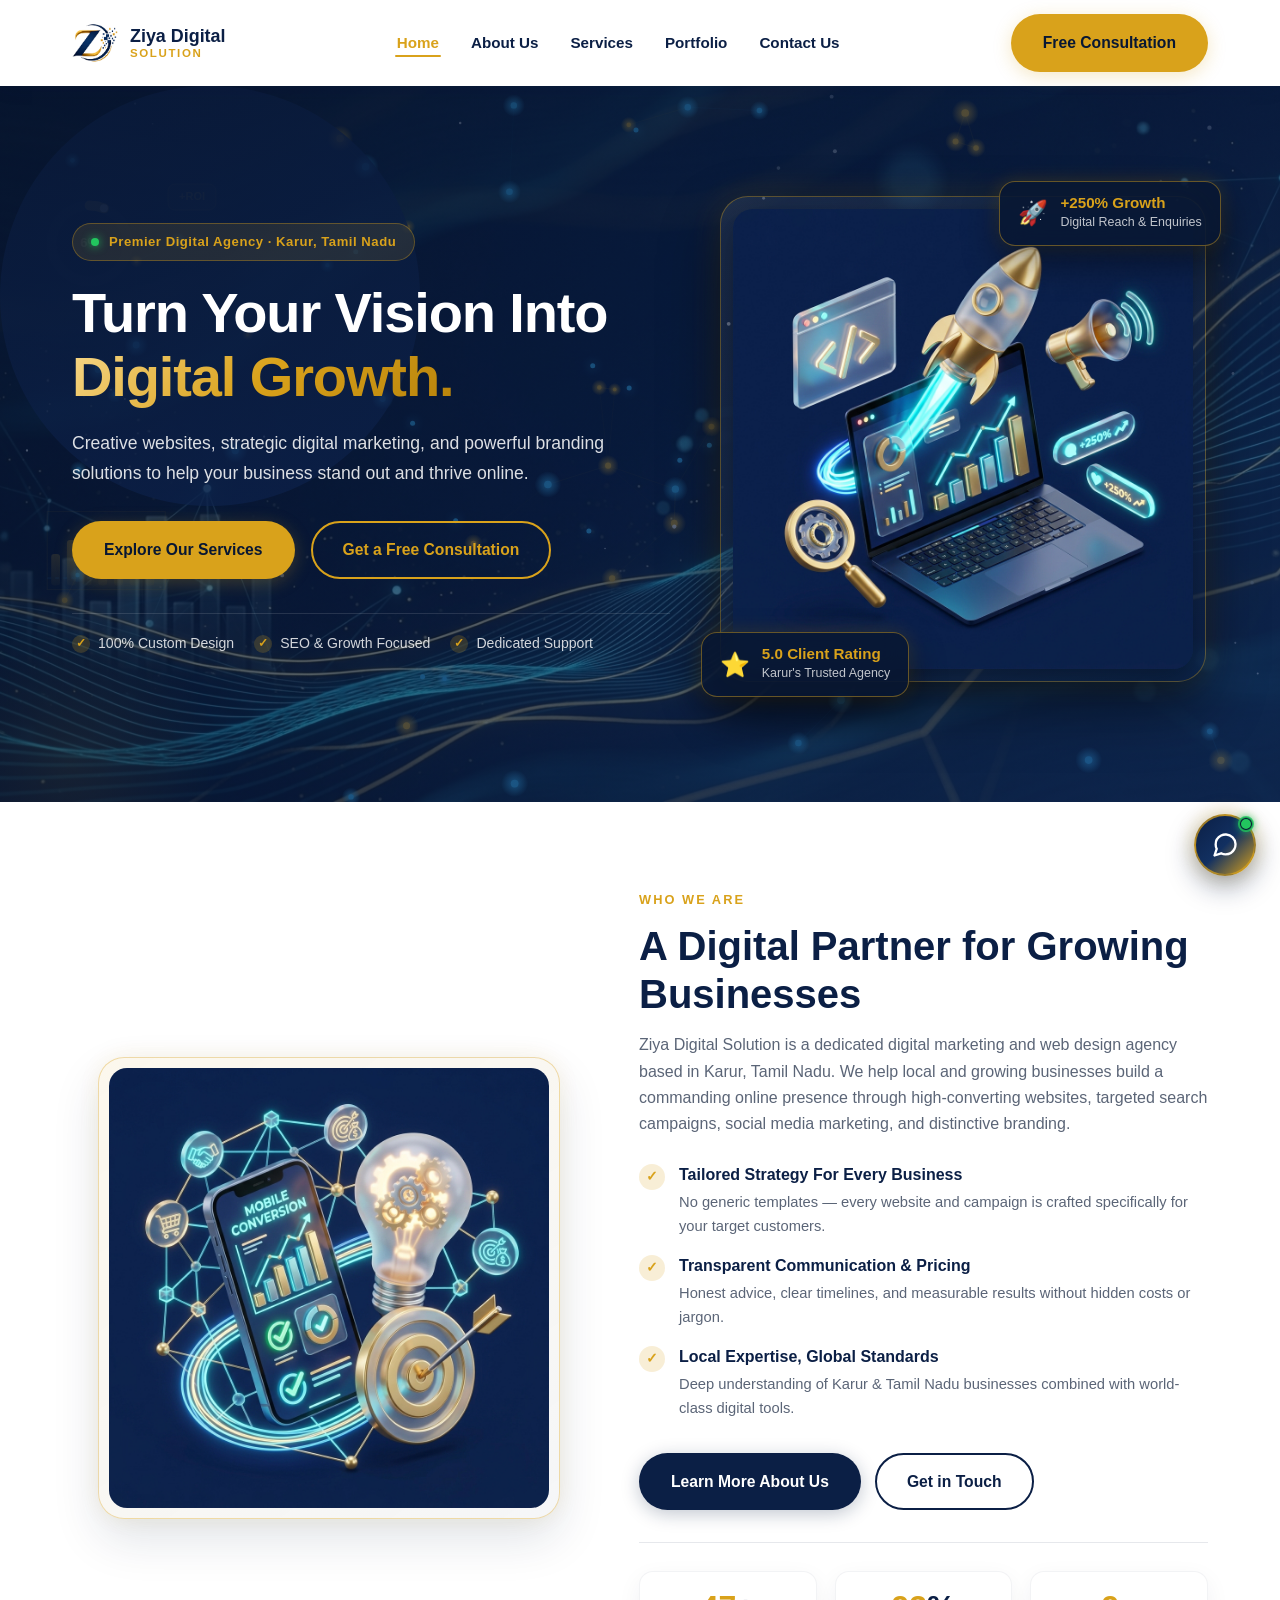
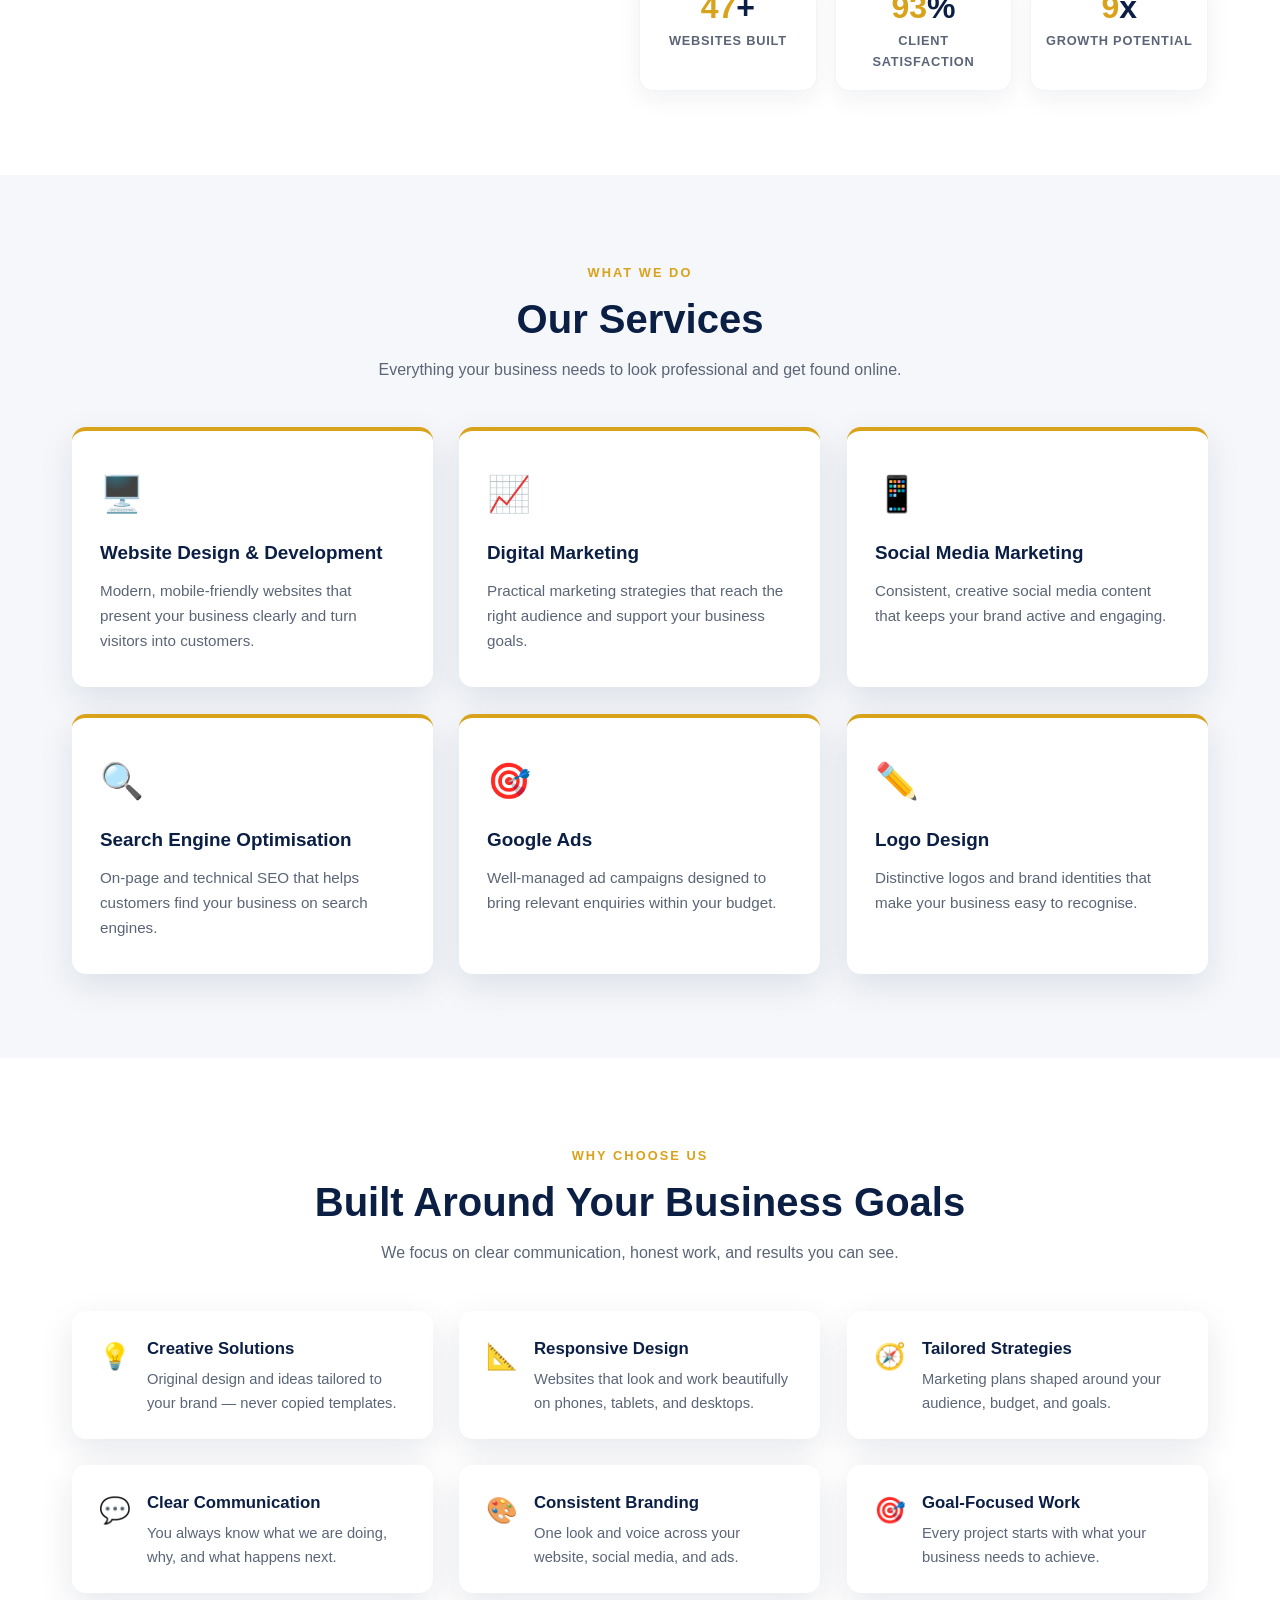
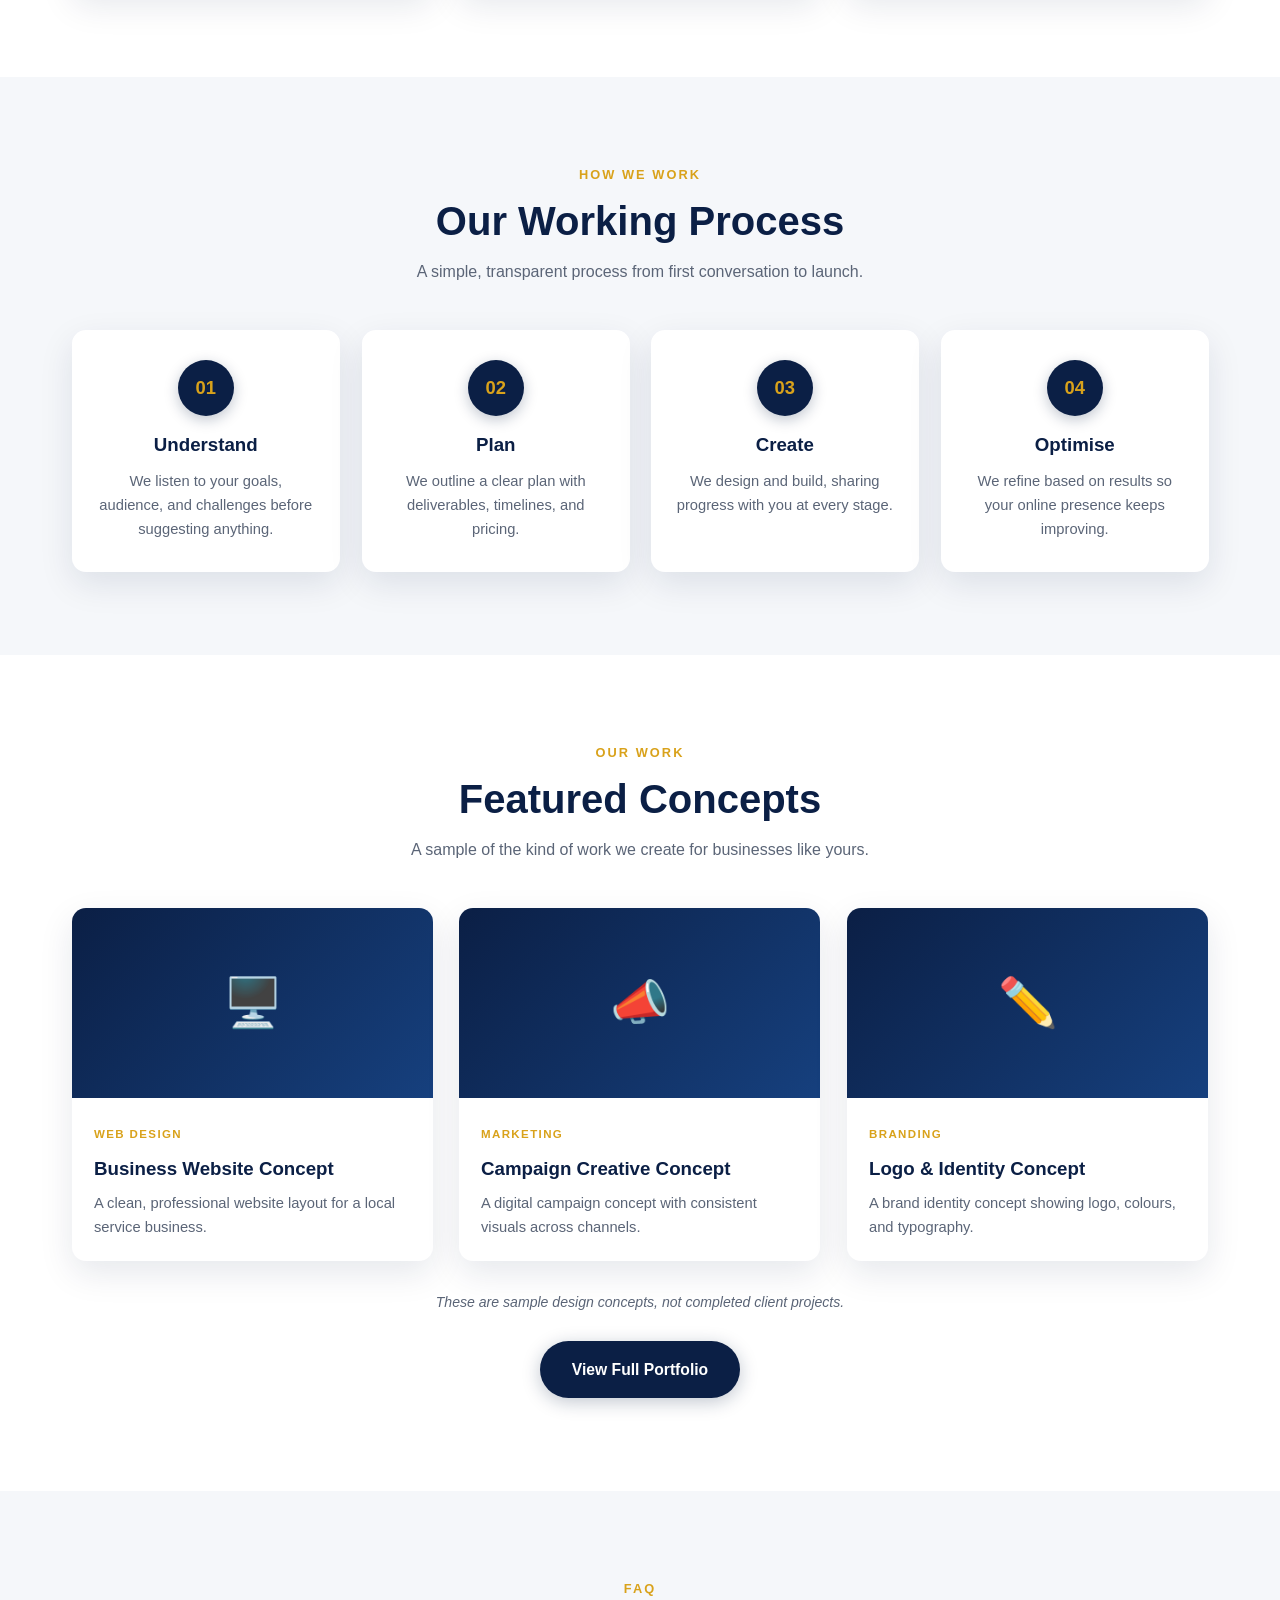
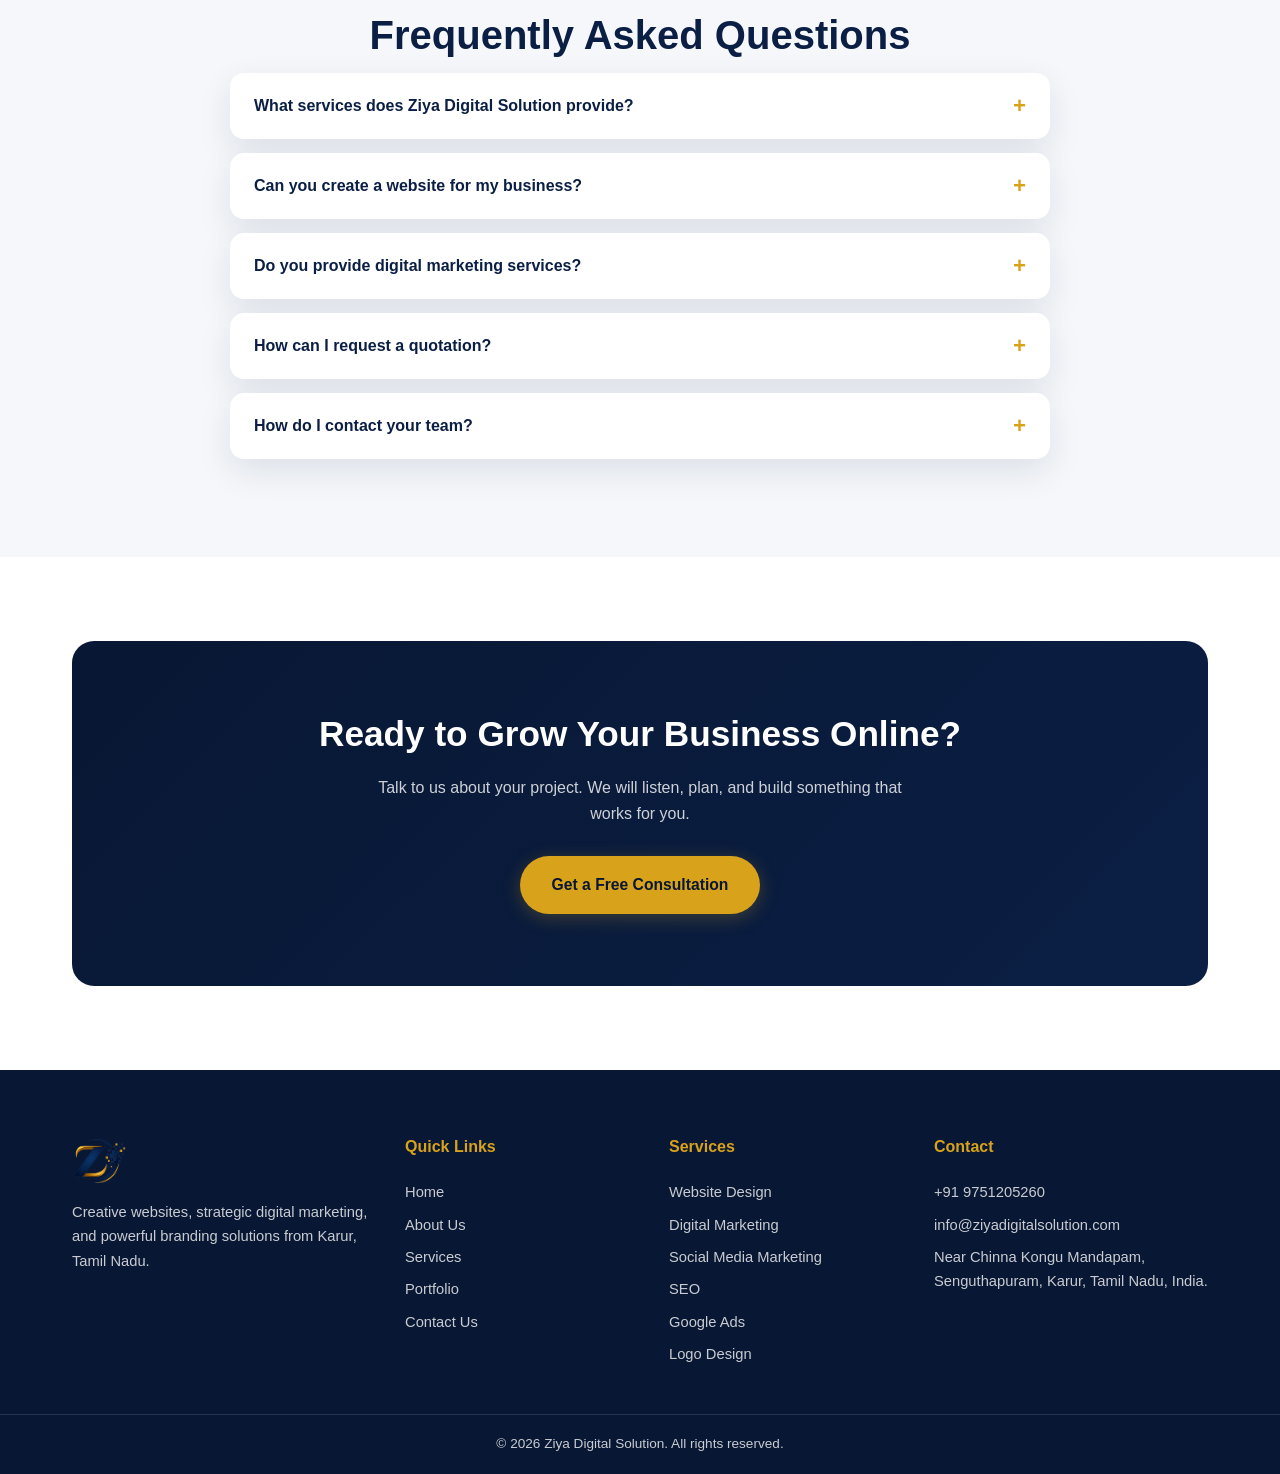
<file: index.html>
<!DOCTYPE html>
<html lang="en">
<head>
  <meta charset="UTF-8" />
  <meta name="viewport" content="width=device-width, initial-scale=1.0" />
  <title>Ziya Digital Solution — Web Design &amp; Digital Marketing in Karur</title>
  <meta name="description" content="Ziya Digital Solution helps businesses grow online with creative websites, digital marketing, SEO, social media and branding. Based in Karur, Tamil Nadu." />
  <link rel="icon" href="assets/images/logo.jpeg" type="image/jpeg" />
  <link rel="stylesheet" href="css/style.css" />
  <link rel="stylesheet" href="css/chatbot.css" />
</head>
<body>

  <!-- ============ Header ============ -->
  <header class="site-header header-white">
    <div class="header-inner">
      <a href="index.html" class="brand">
        <img src="assets/images/logo.png" alt="Ziya Digital Solution logo" />
        <span class="brand-name">Ziya Digital <span>Solution</span></span>
      </a>
      <nav class="main-nav" aria-label="Main navigation">
        <ul>
          <li><a href="index.html" class="active">Home</a></li>
          <li><a href="about.html">About Us</a></li>
          <li><a href="services.html">Services</a></li>
          <li><a href="portfolio.html">Portfolio</a></li>
          <li><a href="contact.html">Contact Us</a></li>
        </ul>
      </nav>
      <a href="contact.html" class="btn btn-gold header-cta">Free Consultation</a>
      <button class="nav-toggle" aria-label="Toggle menu" aria-expanded="false">
        <span></span><span></span><span></span>
      </button>
    </div>
  </header>

  <!-- ============ Hero ============ -->
  <section class="hero home-hero">
    <!-- Animated canvas background -->
    <canvas id="heroCanvas" class="hero-canvas" aria-hidden="true"></canvas>
    <!-- Dark overlay for readability -->
    <div class="hero-video-overlay" aria-hidden="true"></div>

    <div class="container hero-inner">
      <div class="hero-copy reveal-left">
        <div class="hero-badge">
          <span class="badge-dot"></span>
          <span>Premier Digital Agency · Karur, Tamil Nadu</span>
        </div>
        <h1>Turn Your Vision Into <span class="gold-gradient">Digital Growth.</span></h1>
        <p>Creative websites, strategic digital marketing, and powerful branding solutions to help your business stand out and thrive online.</p>
        <div class="hero-actions">
          <a href="services.html" class="btn btn-gold">Explore Our Services</a>
          <a href="contact.html" class="btn btn-outline">Get a Free Consultation</a>
        </div>
        <div class="hero-trust">
          <div class="trust-item"><span class="trust-icon">✓</span> 100% Custom Design</div>
          <div class="trust-item"><span class="trust-icon">✓</span> SEO &amp; Growth Focused</div>
          <div class="trust-item"><span class="trust-icon">✓</span> Dedicated Support</div>
        </div>
      </div>
      <div class="hero-image-wrap reveal-right">
        <div class="hero-glow-sphere"></div>
        <div class="hero-image-card">
          <img src="assets/images/hero-illustration.png" alt="Digital marketing, analytics, and web development illustration" />
          <div class="hero-float-badge badge-top">
            <span class="badge-icon">🚀</span>
            <div>
              <strong>+250% Growth</strong>
              <small>Digital Reach &amp; Enquiries</small>
            </div>
          </div>
          <div class="hero-float-badge badge-bottom">
            <span class="badge-icon">⭐</span>
            <div>
              <strong>5.0 Client Rating</strong>
              <small>Karur's Trusted Agency</small>
            </div>
          </div>
        </div>
      </div>
    </div>
  </section>

  <!-- ============ Introduction ============ -->
  <section>
    <div class="container">
      <div class="showcase-grid">
        <div class="showcase-visual reveal-left">
          <div class="showcase-card">
            <img src="assets/images/strategy-illustration.png" alt="Ziya Digital Solution digital marketing and mobile conversion strategy" />
          </div>
        </div>
        <div class="showcase-content reveal-right">
          <span class="eyebrow">Who We Are</span>
          <h2 class="section-title">A Digital Partner for Growing Businesses</h2>
          <p style="color: var(--muted); margin-bottom: 18px;">
            Ziya Digital Solution is a dedicated digital marketing and web design agency based in Karur, Tamil Nadu.
            We help local and growing businesses build a commanding online presence through high-converting websites,
            targeted search campaigns, social media marketing, and distinctive branding.
          </p>
          <div class="feature-check-list">
            <div class="feature-check-item">
              <span class="check-bullet">✓</span>
              <div>
                <strong>Tailored Strategy For Every Business</strong>
                <p>No generic templates — every website and campaign is crafted specifically for your target customers.</p>
              </div>
            </div>
            <div class="feature-check-item">
              <span class="check-bullet">✓</span>
              <div>
                <strong>Transparent Communication &amp; Pricing</strong>
                <p>Honest advice, clear timelines, and measurable results without hidden costs or jargon.</p>
              </div>
            </div>
            <div class="feature-check-item">
              <span class="check-bullet">✓</span>
              <div>
                <strong>Local Expertise, Global Standards</strong>
                <p>Deep understanding of Karur &amp; Tamil Nadu businesses combined with world-class digital tools.</p>
              </div>
            </div>
          </div>
          <div style="display: flex; gap: 14px; align-items: center; flex-wrap: wrap;">
            <a href="about.html" class="btn btn-navy">Learn More About Us</a>
            <a href="contact.html" class="btn btn-outline" style="color: var(--navy); border-color: var(--navy);">Get in Touch</a>
          </div>
          <div class="stats-strip">
            <div class="stat-box">
              <span class="stat-num"><span data-counter="50">50</span>+</span>
              <span class="stat-label">Websites Built</span>
            </div>
            <div class="stat-box">
              <span class="stat-num"><span data-counter="99">99</span>%</span>
              <span class="stat-label">Client Satisfaction</span>
            </div>
            <div class="stat-box">
              <span class="stat-num"><span data-counter="10">10</span>x</span>
              <span class="stat-label">Growth Potential</span>
            </div>
          </div>
        </div>
      </div>
    </div>
  </section>

  <!-- ============ Services overview ============ -->
  <section class="section-light">
    <div class="container">
      <div class="text-center">
        <span class="eyebrow">What We Do</span>
        <h2 class="section-title">Our Services</h2>
        <p class="section-lead">Everything your business needs to look professional and get found online.</p>
      </div>
      <div class="grid-3">
        <div class="card">
          <div class="icon">🖥️</div>
          <h3>Website Design &amp; Development</h3>
          <p>Modern, mobile-friendly websites that present your business clearly and turn visitors into customers.</p>
        </div>
        <div class="card">
          <div class="icon">📈</div>
          <h3>Digital Marketing</h3>
          <p>Practical marketing strategies that reach the right audience and support your business goals.</p>
        </div>
        <div class="card">
          <div class="icon">📱</div>
          <h3>Social Media Marketing</h3>
          <p>Consistent, creative social media content that keeps your brand active and engaging.</p>
        </div>
        <div class="card">
          <div class="icon">🔍</div>
          <h3>Search Engine Optimisation</h3>
          <p>On-page and technical SEO that helps customers find your business on search engines.</p>
        </div>
        <div class="card">
          <div class="icon">🎯</div>
          <h3>Google Ads</h3>
          <p>Well-managed ad campaigns designed to bring relevant enquiries within your budget.</p>
        </div>
        <div class="card">
          <div class="icon">✏️</div>
          <h3>Logo Design</h3>
          <p>Distinctive logos and brand identities that make your business easy to recognise.</p>
        </div>
      </div>
    </div>
  </section>

  <!-- ============ Why choose us ============ -->
  <section>
    <div class="container">
      <div class="text-center">
        <span class="eyebrow">Why Choose Us</span>
        <h2 class="section-title">Built Around Your Business Goals</h2>
        <p class="section-lead">We focus on clear communication, honest work, and results you can see.</p>
      </div>
      <div class="grid-3">
        <div class="why-item">
          <div class="icon">💡</div>
          <div><h3>Creative Solutions</h3><p>Original design and ideas tailored to your brand — never copied templates.</p></div>
        </div>
        <div class="why-item">
          <div class="icon">📐</div>
          <div><h3>Responsive Design</h3><p>Websites that look and work beautifully on phones, tablets, and desktops.</p></div>
        </div>
        <div class="why-item">
          <div class="icon">🧭</div>
          <div><h3>Tailored Strategies</h3><p>Marketing plans shaped around your audience, budget, and goals.</p></div>
        </div>
        <div class="why-item">
          <div class="icon">💬</div>
          <div><h3>Clear Communication</h3><p>You always know what we are doing, why, and what happens next.</p></div>
        </div>
        <div class="why-item">
          <div class="icon">🎨</div>
          <div><h3>Consistent Branding</h3><p>One look and voice across your website, social media, and ads.</p></div>
        </div>
        <div class="why-item">
          <div class="icon">🎯</div>
          <div><h3>Goal-Focused Work</h3><p>Every project starts with what your business needs to achieve.</p></div>
        </div>
      </div>
    </div>
  </section>

  <!-- ============ Working process ============ -->
  <section class="section-light">
    <div class="container">
      <div class="text-center">
        <span class="eyebrow">How We Work</span>
        <h2 class="section-title">Our Working Process</h2>
        <p class="section-lead">A simple, transparent process from first conversation to launch.</p>
      </div>
      <div class="process">
        <div class="process-step">
          <span class="num">01</span>
          <h3>Understand</h3>
          <p>We listen to your goals, audience, and challenges before suggesting anything.</p>
        </div>
        <div class="process-step">
          <span class="num">02</span>
          <h3>Plan</h3>
          <p>We outline a clear plan with deliverables, timelines, and pricing.</p>
        </div>
        <div class="process-step">
          <span class="num">03</span>
          <h3>Create</h3>
          <p>We design and build, sharing progress with you at every stage.</p>
        </div>
        <div class="process-step">
          <span class="num">04</span>
          <h3>Optimise</h3>
          <p>We refine based on results so your online presence keeps improving.</p>
        </div>
      </div>
    </div>
  </section>

  <!-- ============ Featured portfolio ============ -->
  <section>
    <div class="container">
      <div class="text-center">
        <span class="eyebrow">Our Work</span>
        <h2 class="section-title">Featured Concepts</h2>
        <p class="section-lead">A sample of the kind of work we create for businesses like yours.</p>
      </div>
      <div class="grid-3">
        <div class="portfolio-item">
          <div class="portfolio-thumb">🖥️</div>
          <div class="portfolio-body">
            <span class="tag">Web Design</span>
            <h3>Business Website Concept</h3>
            <p>A clean, professional website layout for a local service business.</p>
          </div>
        </div>
        <div class="portfolio-item">
          <div class="portfolio-thumb">📣</div>
          <div class="portfolio-body">
            <span class="tag">Marketing</span>
            <h3>Campaign Creative Concept</h3>
            <p>A digital campaign concept with consistent visuals across channels.</p>
          </div>
        </div>
        <div class="portfolio-item">
          <div class="portfolio-thumb">✏️</div>
          <div class="portfolio-body">
            <span class="tag">Branding</span>
            <h3>Logo &amp; Identity Concept</h3>
            <p>A brand identity concept showing logo, colours, and typography.</p>
          </div>
        </div>
      </div>
      <p class="sample-note">These are sample design concepts, not completed client projects.</p>
      <div class="text-center" style="margin-top: 26px;">
        <a href="portfolio.html" class="btn btn-navy">View Full Portfolio</a>
      </div>
    </div>
  </section>

  <!-- ============ FAQ ============ -->
  <section class="section-light">
    <div class="container">
      <div class="text-center">
        <span class="eyebrow">FAQ</span>
        <h2 class="section-title">Frequently Asked Questions</h2>
      </div>
      <div class="faq">
        <div class="faq-item">
          <button class="faq-question" aria-expanded="false">What services does Ziya Digital Solution provide?</button>
          <div class="faq-answer"><p>We provide website design and development, digital marketing, social media marketing, search engine optimisation (SEO), Google Ads management, and logo design.</p></div>
        </div>
        <div class="faq-item">
          <button class="faq-question" aria-expanded="false">Can you create a website for my business?</button>
          <div class="faq-answer"><p>Yes. We design modern, mobile-friendly websites for businesses of all sizes. Contact us with your requirements and we will suggest the best approach.</p></div>
        </div>
        <div class="faq-item">
          <button class="faq-question" aria-expanded="false">Do you provide digital marketing services?</button>
          <div class="faq-answer"><p>Yes. We offer social media marketing, SEO, and Google Ads, planned around your audience and budget.</p></div>
        </div>
        <div class="faq-item">
          <button class="faq-question" aria-expanded="false">How can I request a quotation?</button>
          <div class="faq-answer"><p>Call us at +91 9751205260, message us on WhatsApp, or use the enquiry form on our Contact page. We will discuss your needs and share a clear quotation.</p></div>
        </div>
        <div class="faq-item">
          <button class="faq-question" aria-expanded="false">How do I contact your team?</button>
          <div class="faq-answer"><p>You can reach us by phone at +91 9751205260, by email at info@ziyadigitalsolution.com, or via the WhatsApp button on our Contact page.</p></div>
        </div>
      </div>
    </div>
  </section>

  <!-- ============ Final CTA ============ -->
  <section>
    <div class="container">
      <div class="cta-band">
        <h2>Ready to Grow Your Business Online?</h2>
        <p>Talk to us about your project. We will listen, plan, and build something that works for you.</p>
        <a href="contact.html" class="btn btn-gold">Get a Free Consultation</a>
      </div>
    </div>
  </section>

  <!-- ============ Footer ============ -->
  <footer class="site-footer">
    <div class="container footer-grid">
      <div class="footer-brand">
        <img src="assets/images/logo.png" alt="Ziya Digital Solution logo" />
        <p>Creative websites, strategic digital marketing, and powerful branding solutions from Karur, Tamil Nadu.</p>
      </div>
      <div>
        <h3>Quick Links</h3>
        <a href="index.html">Home</a>
        <a href="about.html">About Us</a>
        <a href="services.html">Services</a>
        <a href="portfolio.html">Portfolio</a>
        <a href="contact.html">Contact Us</a>
      </div>
      <div>
        <h3>Services</h3>
        <a href="services.html">Website Design</a>
        <a href="services.html">Digital Marketing</a>
        <a href="services.html">Social Media Marketing</a>
        <a href="services.html">SEO</a>
        <a href="services.html">Google Ads</a>
        <a href="services.html">Logo Design</a>
      </div>
      <div>
        <h3>Contact</h3>
        <a href="tel:+919751205260">+91 9751205260</a>
        <a href="mailto:info@ziyadigitalsolution.com">info@ziyadigitalsolution.com</a>
        <p style="font-size: 0.92rem; padding-top: 4px;">Near Chinna Kongu Mandapam, Senguthapuram, Karur, Tamil Nadu, India.</p>
      </div>
    </div>
    <div class="footer-bottom">
      <div class="container">© <span id="year"></span> Ziya Digital Solution. All rights reserved.</div>
    </div>
  </footer>

  <script src="js/script.js"></script>
  <script src="js/hero-canvas.js"></script>
  <script src="js/chatbot.js"></script>
</body>
</html>
</file>
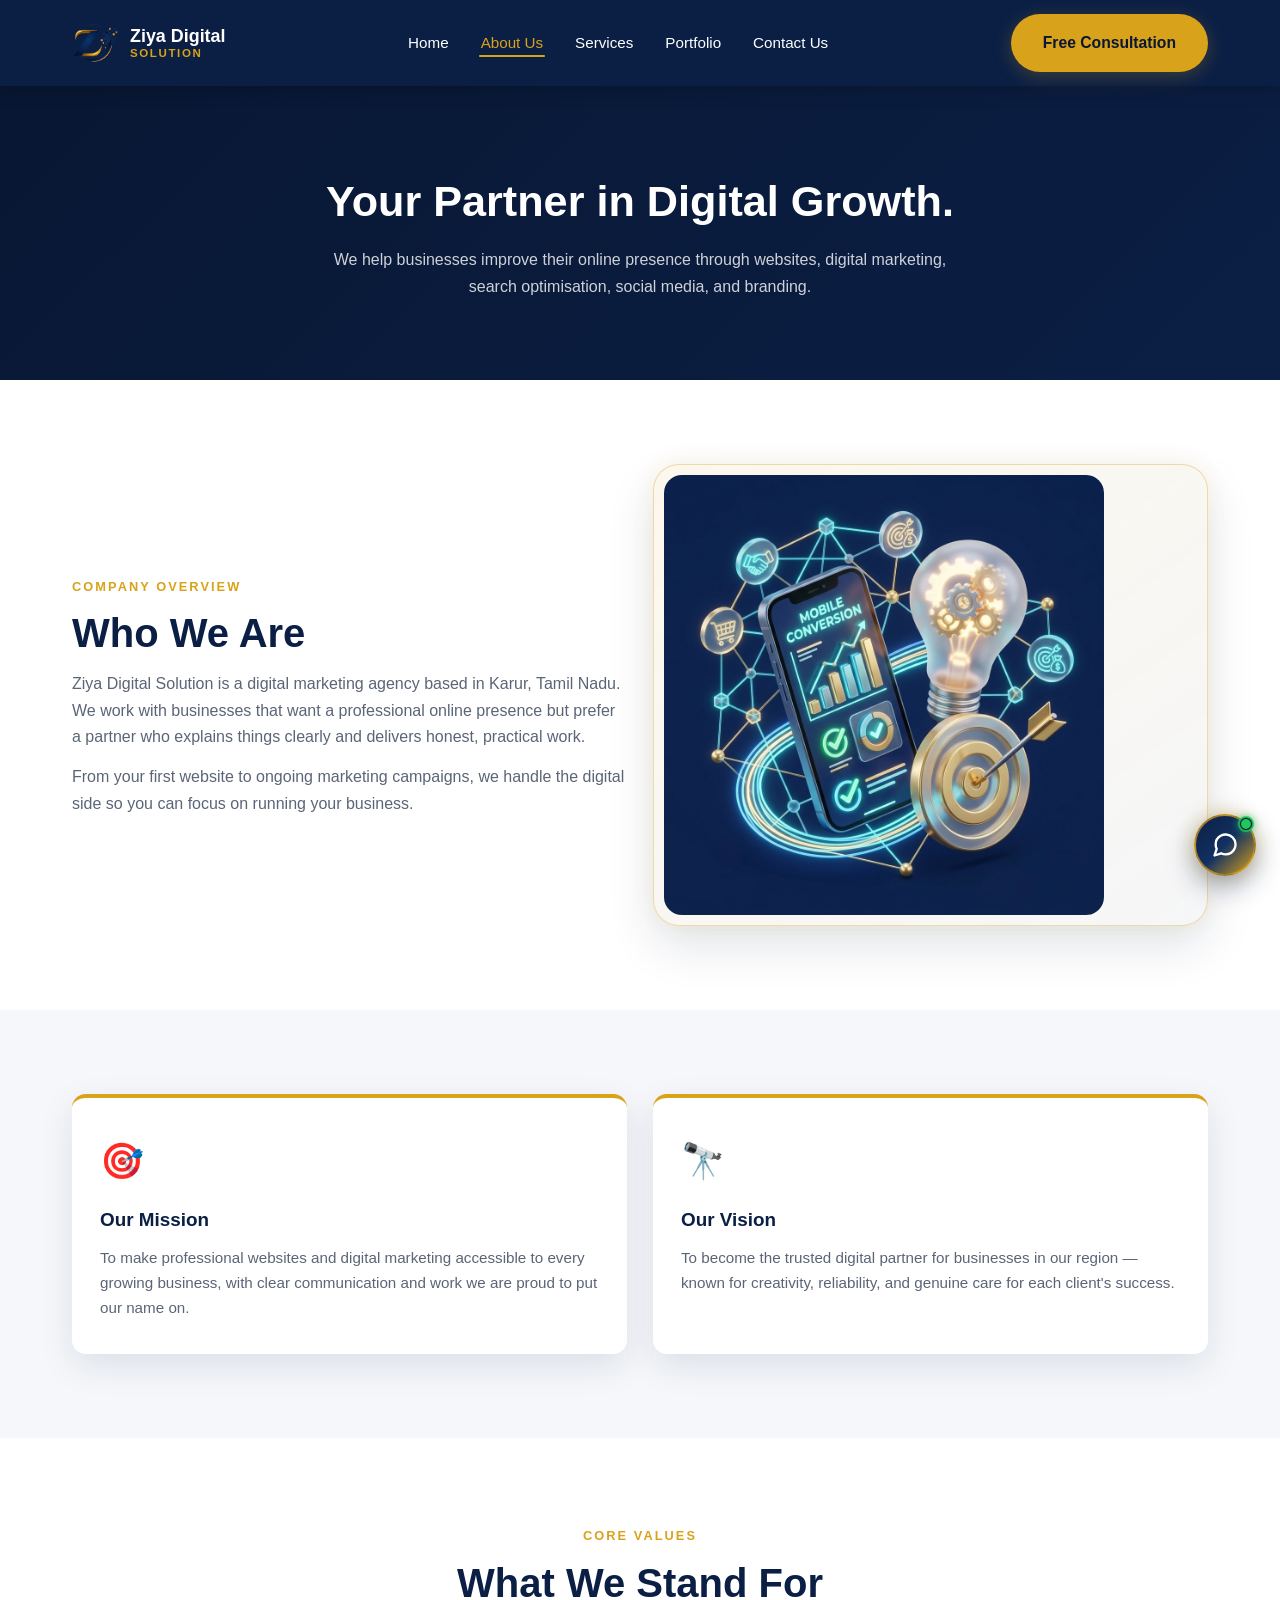
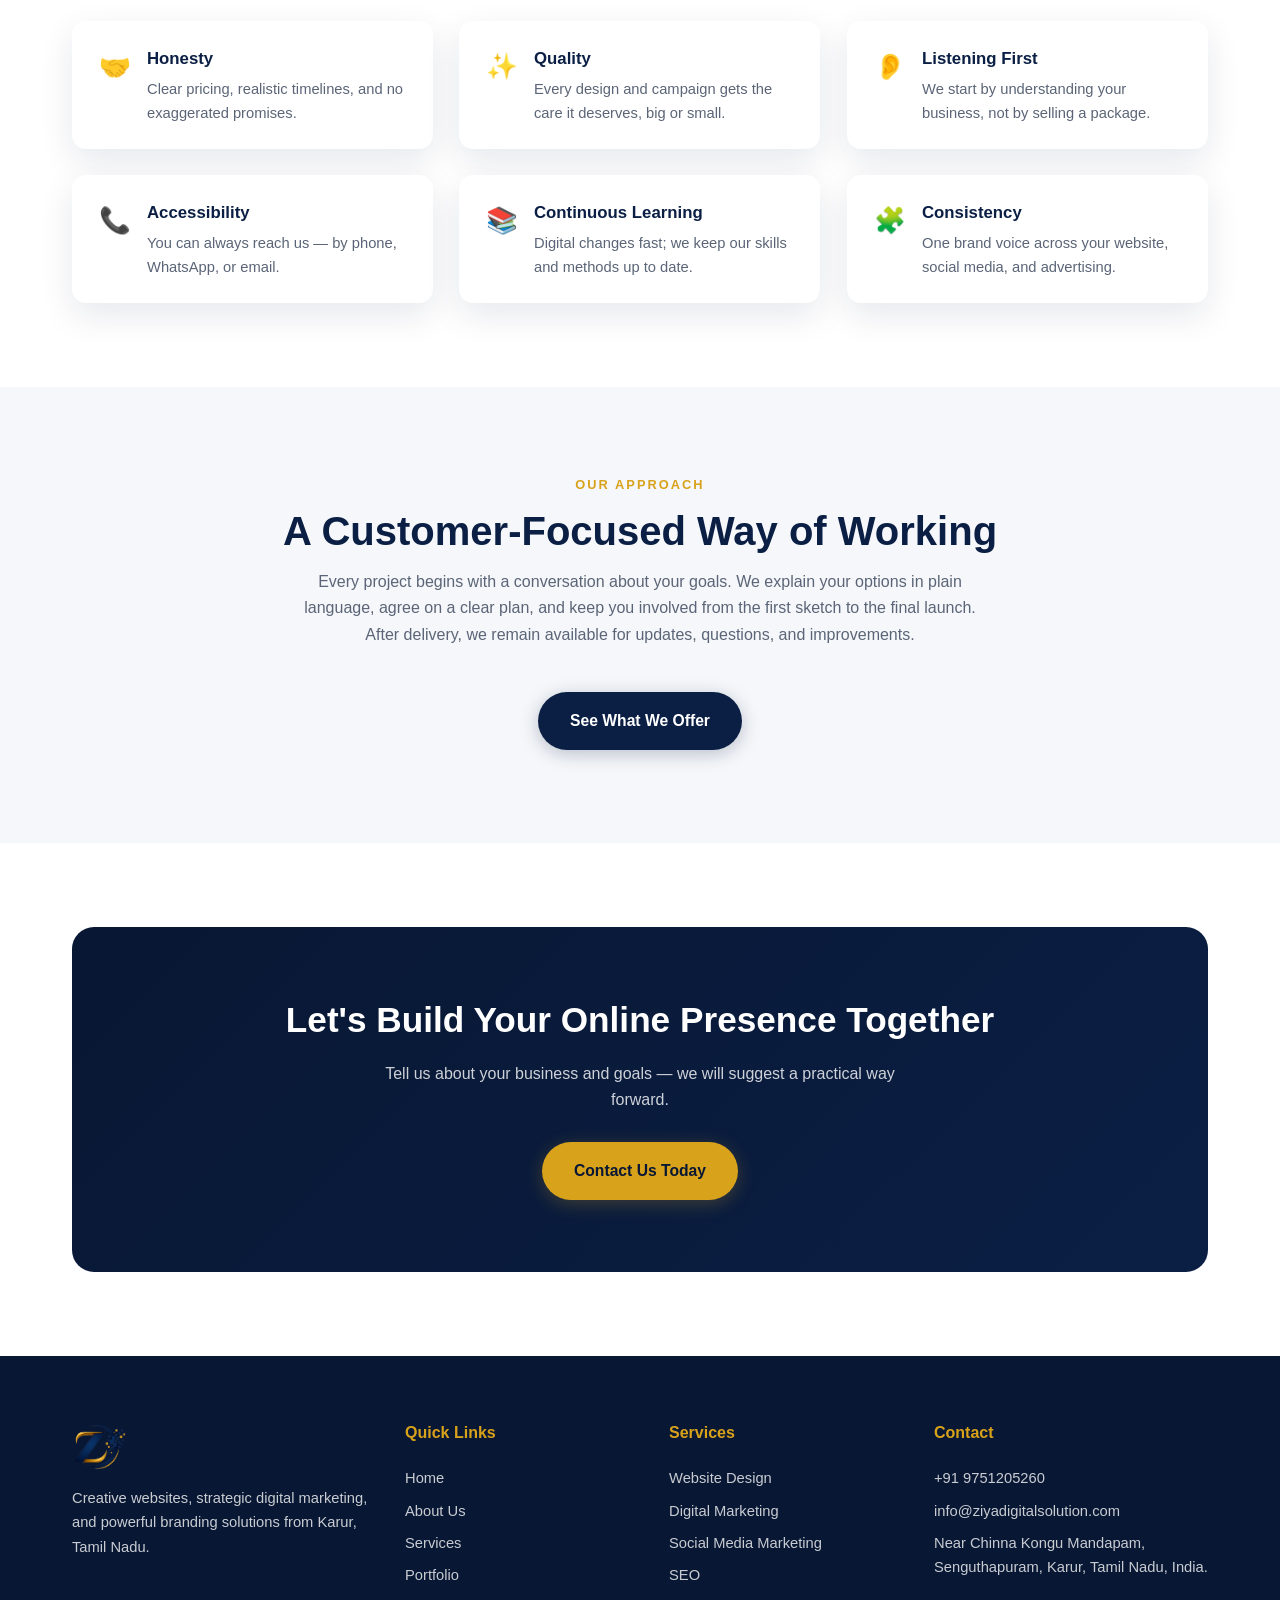
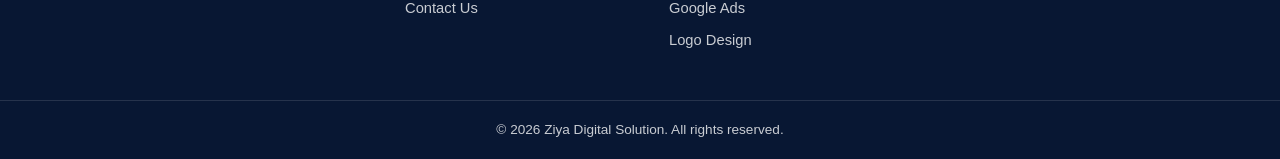
<file: about.html>
<!DOCTYPE html>
<html lang="en">
<head>
  <meta charset="UTF-8" />
  <meta name="viewport" content="width=device-width, initial-scale=1.0" />
  <title>About Us — Ziya Digital Solution</title>
  <meta name="description" content="Learn about Ziya Digital Solution, a digital marketing agency in Karur, Tamil Nadu helping businesses grow through websites, marketing, SEO, social media and branding." />
  <link rel="icon" href="assets/images/logo.jpeg" type="image/jpeg" />
  <link rel="stylesheet" href="css/style.css" />
  <link rel="stylesheet" href="css/chatbot.css" />
</head>
<body>

  <header class="site-header">
    <div class="header-inner">
      <a href="index.html" class="brand">
        <img src="assets/images/logo.png" alt="Ziya Digital Solution logo" />
        <span class="brand-name">Ziya Digital <span>Solution</span></span>
      </a>
      <nav class="main-nav" aria-label="Main navigation">
        <ul>
          <li><a href="index.html">Home</a></li>
          <li><a href="about.html" class="active">About Us</a></li>
          <li><a href="services.html">Services</a></li>
          <li><a href="portfolio.html">Portfolio</a></li>
          <li><a href="contact.html">Contact Us</a></li>
        </ul>
      </nav>
      <a href="contact.html" class="btn btn-gold header-cta">Free Consultation</a>
      <button class="nav-toggle" aria-label="Toggle menu" aria-expanded="false">
        <span></span><span></span><span></span>
      </button>
    </div>
  </header>

  <section class="page-hero">
    <div class="container">
      <h1>Your Partner in Digital Growth.</h1>
      <p>We help businesses improve their online presence through websites, digital marketing, search optimisation, social media, and branding.</p>
    </div>
  </section>

  <!-- Company overview -->
  <section>
    <div class="container grid-2" style="align-items: center;">
      <div>
        <span class="eyebrow">Company Overview</span>
        <h2 class="section-title">Who We Are</h2>
        <p style="color: var(--muted); margin-bottom: 14px;">
          Ziya Digital Solution is a digital marketing agency based in Karur, Tamil Nadu.
          We work with businesses that want a professional online presence but prefer a
          partner who explains things clearly and delivers honest, practical work.
        </p>
        <p style="color: var(--muted);">
          From your first website to ongoing marketing campaigns, we handle the digital
          side so you can focus on running your business.
        </p>
      </div>
      <div class="showcase-card reveal-right">
        <img src="assets/images/strategy-illustration.png" alt="Ziya Digital Solution digital marketing and business strategy" />
      </div>
    </div>
  </section>

  <!-- Mission & vision -->
  <section class="section-light">
    <div class="container grid-2">
      <div class="card">
        <div class="icon">🎯</div>
        <h3>Our Mission</h3>
        <p>To make professional websites and digital marketing accessible to every growing business, with clear communication and work we are proud to put our name on.</p>
      </div>
      <div class="card">
        <div class="icon">🔭</div>
        <h3>Our Vision</h3>
        <p>To become the trusted digital partner for businesses in our region — known for creativity, reliability, and genuine care for each client's success.</p>
      </div>
    </div>
  </section>

  <!-- Core values -->
  <section>
    <div class="container">
      <div class="text-center">
        <span class="eyebrow">Core Values</span>
        <h2 class="section-title">What We Stand For</h2>
      </div>
      <div class="grid-3">
        <div class="why-item">
          <div class="icon">🤝</div>
          <div><h3>Honesty</h3><p>Clear pricing, realistic timelines, and no exaggerated promises.</p></div>
        </div>
        <div class="why-item">
          <div class="icon">✨</div>
          <div><h3>Quality</h3><p>Every design and campaign gets the care it deserves, big or small.</p></div>
        </div>
        <div class="why-item">
          <div class="icon">👂</div>
          <div><h3>Listening First</h3><p>We start by understanding your business, not by selling a package.</p></div>
        </div>
        <div class="why-item">
          <div class="icon">📞</div>
          <div><h3>Accessibility</h3><p>You can always reach us — by phone, WhatsApp, or email.</p></div>
        </div>
        <div class="why-item">
          <div class="icon">📚</div>
          <div><h3>Continuous Learning</h3><p>Digital changes fast; we keep our skills and methods up to date.</p></div>
        </div>
        <div class="why-item">
          <div class="icon">🧩</div>
          <div><h3>Consistency</h3><p>One brand voice across your website, social media, and advertising.</p></div>
        </div>
      </div>
    </div>
  </section>

  <!-- Customer-focused approach -->
  <section class="section-light">
    <div class="container text-center">
      <span class="eyebrow">Our Approach</span>
      <h2 class="section-title">A Customer-Focused Way of Working</h2>
      <p class="section-lead">
        Every project begins with a conversation about your goals. We explain your options
        in plain language, agree on a clear plan, and keep you involved from the first
        sketch to the final launch. After delivery, we remain available for updates,
        questions, and improvements.
      </p>
      <a href="services.html" class="btn btn-navy">See What We Offer</a>
    </div>
  </section>

  <!-- CTA -->
  <section>
    <div class="container">
      <div class="cta-band">
        <h2>Let's Build Your Online Presence Together</h2>
        <p>Tell us about your business and goals — we will suggest a practical way forward.</p>
        <a href="contact.html" class="btn btn-gold">Contact Us Today</a>
      </div>
    </div>
  </section>

  <footer class="site-footer">
    <div class="container footer-grid">
      <div class="footer-brand">
        <img src="assets/images/logo.png" alt="Ziya Digital Solution logo" />
        <p>Creative websites, strategic digital marketing, and powerful branding solutions from Karur, Tamil Nadu.</p>
      </div>
      <div>
        <h3>Quick Links</h3>
        <a href="index.html">Home</a>
        <a href="about.html">About Us</a>
        <a href="services.html">Services</a>
        <a href="portfolio.html">Portfolio</a>
        <a href="contact.html">Contact Us</a>
      </div>
      <div>
        <h3>Services</h3>
        <a href="services.html">Website Design</a>
        <a href="services.html">Digital Marketing</a>
        <a href="services.html">Social Media Marketing</a>
        <a href="services.html">SEO</a>
        <a href="services.html">Google Ads</a>
        <a href="services.html">Logo Design</a>
      </div>
      <div>
        <h3>Contact</h3>
        <a href="tel:+919751205260">+91 9751205260</a>
        <a href="mailto:info@ziyadigitalsolution.com">info@ziyadigitalsolution.com</a>
        <p style="font-size: 0.92rem; padding-top: 4px;">Near Chinna Kongu Mandapam, Senguthapuram, Karur, Tamil Nadu, India.</p>
      </div>
    </div>
    <div class="footer-bottom">
      <div class="container">© <span id="year"></span> Ziya Digital Solution. All rights reserved.</div>
    </div>
  </footer>

  <script src="js/script.js"></script>
  <script src="js/chatbot.js"></script>
</body>
</html>
</file>
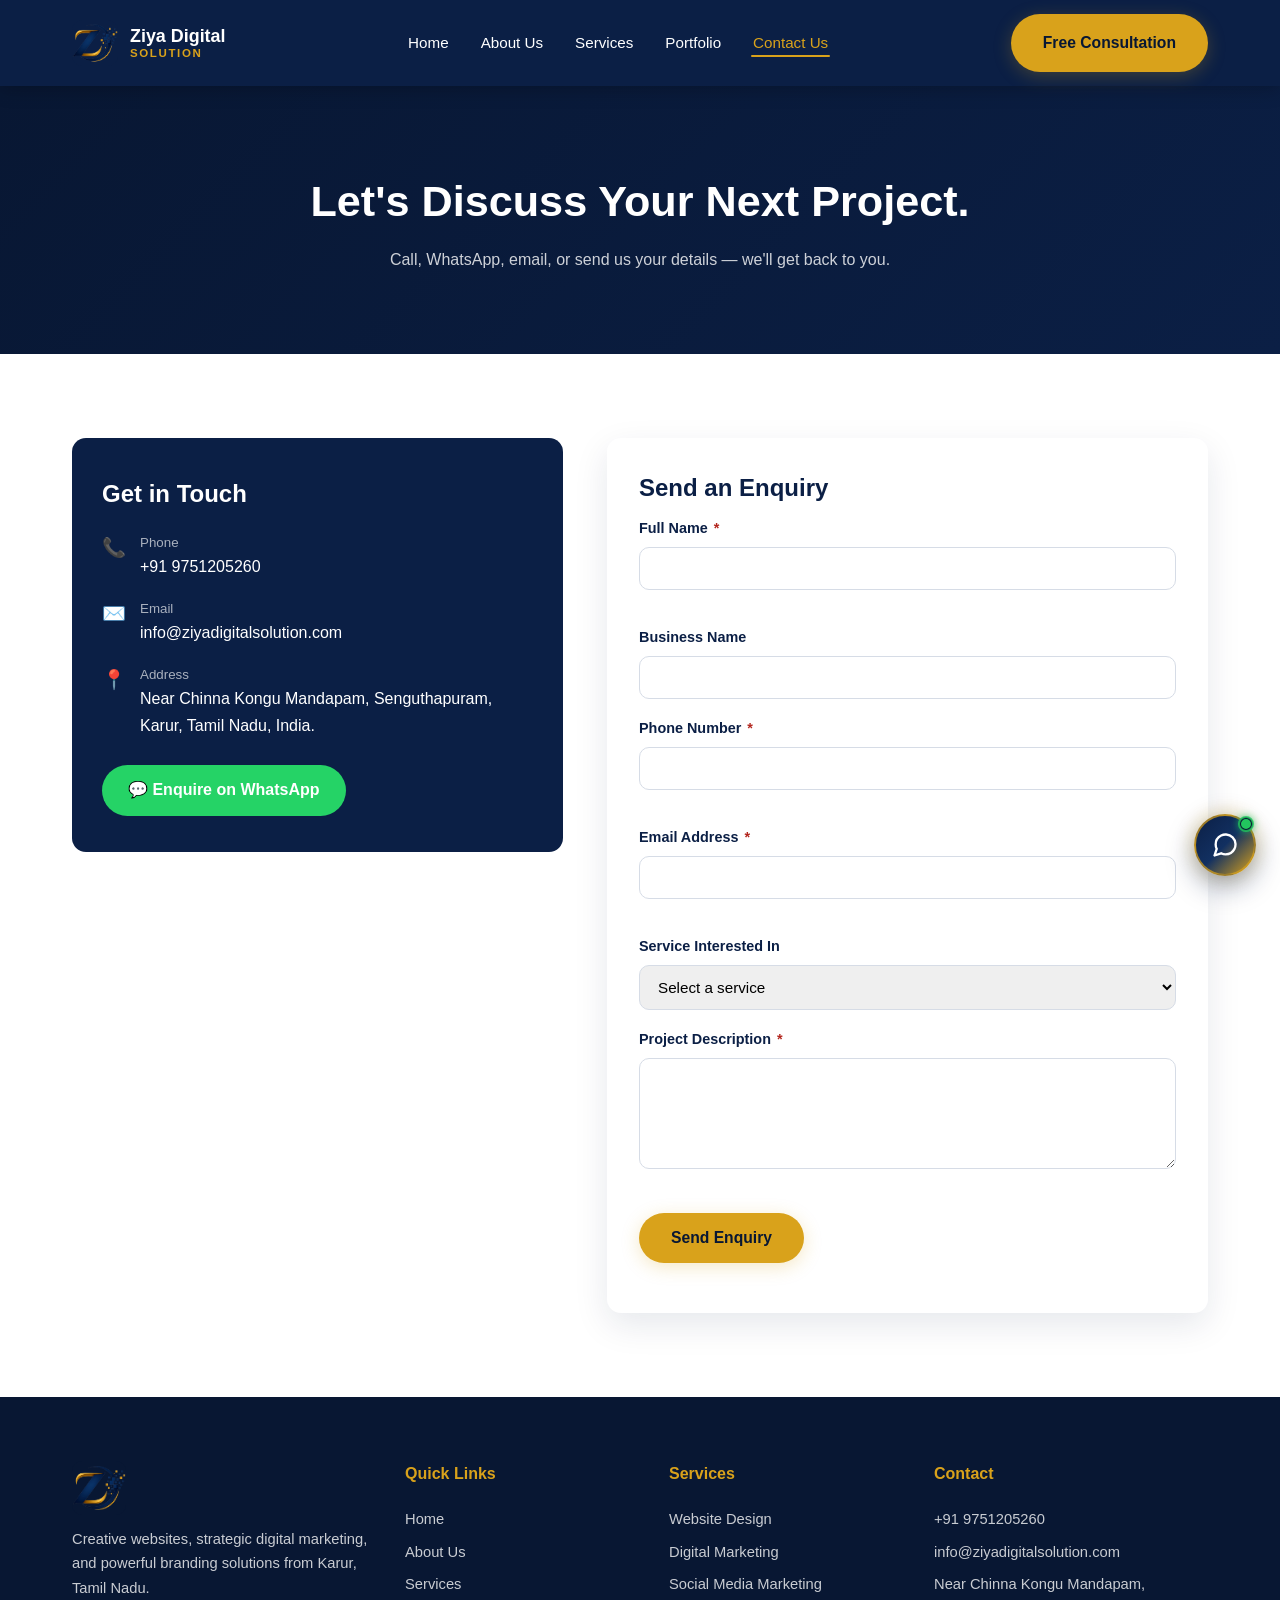
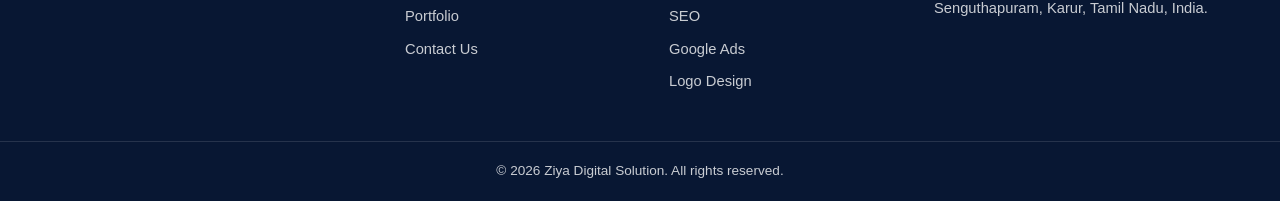
<file: contact.html>
<!DOCTYPE html>
<html lang="en">
<head>
  <meta charset="UTF-8" />
  <meta name="viewport" content="width=device-width, initial-scale=1.0" />
  <title>Contact Us — Ziya Digital Solution, Karur</title>
  <meta name="description" content="Contact Ziya Digital Solution in Karur, Tamil Nadu. Call +91 9751205260, email info@ziyadigitalsolution.com or send a WhatsApp enquiry." />
  <link rel="icon" href="assets/images/logo.jpeg" type="image/jpeg" />
  <link rel="stylesheet" href="css/style.css" />
  <link rel="stylesheet" href="css/chatbot.css" />
</head>
<body>

  <header class="site-header">
    <div class="header-inner">
      <a href="index.html" class="brand">
        <img src="assets/images/logo.png" alt="Ziya Digital Solution logo" />
        <span class="brand-name">Ziya Digital <span>Solution</span></span>
      </a>
      <nav class="main-nav" aria-label="Main navigation">
        <ul>
          <li><a href="index.html">Home</a></li>
          <li><a href="about.html">About Us</a></li>
          <li><a href="services.html">Services</a></li>
          <li><a href="portfolio.html">Portfolio</a></li>
          <li><a href="contact.html" class="active">Contact Us</a></li>
        </ul>
      </nav>
      <a href="contact.html" class="btn btn-gold header-cta">Free Consultation</a>
      <button class="nav-toggle" aria-label="Toggle menu" aria-expanded="false">
        <span></span><span></span><span></span>
      </button>
    </div>
  </header>

  <section class="page-hero">
    <div class="container">
      <h1>Let's Discuss Your Next Project.</h1>
      <p>Call, WhatsApp, email, or send us your details — we'll get back to you.</p>
    </div>
  </section>

  <section>
    <div class="container contact-grid">
      <div class="contact-info-card">
        <h2>Get in Touch</h2>
        <div class="contact-line">
          <span class="icon">📞</span>
          <div><small>Phone</small><a href="tel:+919751205260">+91 9751205260</a></div>
        </div>
        <div class="contact-line">
          <span class="icon">✉️</span>
          <div><small>Email</small><a href="mailto:info@ziyadigitalsolution.com">info@ziyadigitalsolution.com</a></div>
        </div>
        <div class="contact-line">
          <span class="icon">📍</span>
          <div><small>Address</small>Near Chinna Kongu Mandapam, Senguthapuram, Karur, Tamil Nadu, India.</div>
        </div>
        <a class="whatsapp-btn" target="_blank" rel="noopener"
           href="https://wa.me/919751205260?text=Hello%20Ziya%20Digital%20Solution%2C%20I%20would%20like%20to%20enquire%20about%20your%20services.">
          💬 Enquire on WhatsApp
        </a>
      </div>

      <div class="form-card">
        <h2 class="section-title" style="font-size: 1.5rem;">Send an Enquiry</h2>
        <!-- Connected to Formspree — submissions are emailed to Ziya Digital Solution -->
        <form id="enquiry-form" novalidate
              action="https://formspree.io/f/mppppqlv"
              method="POST">

          <!-- Formspree config fields (hidden) -->
          <input type="hidden" name="_subject"  value="New Website Enquiry — Ziya Digital Solution" />
          <input type="hidden" name="_replyto"  id="replyto-mirror" value="" />
          <!-- Honeypot anti-spam (Formspree ignores non-empty _gotcha) -->
          <input type="text"   name="_gotcha"   style="display:none" tabindex="-1" autocomplete="off" />

          <div class="form-row">
            <label for="name">Full Name <span class="field-required" aria-hidden="true">*</span></label>
            <input type="text" id="name" name="name"
                   required autocomplete="name"
                   aria-required="true" aria-describedby="name-error" />
            <span class="field-error" id="name-error" role="alert"></span>
          </div>

          <div class="form-row">
            <label for="business">Business Name</label>
            <input type="text" id="business" name="business" autocomplete="organization" />
          </div>

          <div class="form-row">
            <label for="phone">Phone Number <span class="field-required" aria-hidden="true">*</span></label>
            <input type="tel" id="phone" name="phone"
                   required autocomplete="tel"
                   pattern="[+\d\s\-()]{7,20}"
                   aria-required="true" aria-describedby="phone-error" />
            <span class="field-error" id="phone-error" role="alert"></span>
          </div>

          <div class="form-row">
            <label for="email">Email Address <span class="field-required" aria-hidden="true">*</span></label>
            <input type="email" id="email" name="email"
                   required autocomplete="email"
                   aria-required="true" aria-describedby="email-error" />
            <span class="field-error" id="email-error" role="alert"></span>
          </div>

          <div class="form-row">
            <label for="service">Service Interested In</label>
            <select id="service" name="service">
              <option value="">Select a service</option>
              <option value="Website Design &amp; Development">Website Design &amp; Development</option>
              <option value="Digital Marketing">Digital Marketing</option>
              <option value="Social Media Marketing">Social Media Marketing</option>
              <option value="Search Engine Optimisation (SEO)">Search Engine Optimisation (SEO)</option>
              <option value="Google Ads">Google Ads</option>
              <option value="Logo Design">Logo Design</option>
              <option value="Other">Other</option>
            </select>
          </div>

          <div class="form-row">
            <label for="message">Project Description <span class="field-required" aria-hidden="true">*</span></label>
            <textarea id="message" name="message" rows="5"
                      required
                      aria-required="true" aria-describedby="message-error"></textarea>
            <span class="field-error" id="message-error" role="alert"></span>
          </div>

          <button type="submit" id="enquiry-submit" class="btn btn-gold"
                  data-default-text="Send Enquiry">Send Enquiry</button>

          <p id="form-status" class="form-status" role="status" aria-live="polite"></p>
        </form>
      </div>
    </div>
  </section>

  <footer class="site-footer">
    <div class="container footer-grid">
      <div class="footer-brand">
        <img src="assets/images/logo.png" alt="Ziya Digital Solution logo" />
        <p>Creative websites, strategic digital marketing, and powerful branding solutions from Karur, Tamil Nadu.</p>
      </div>
      <div>
        <h3>Quick Links</h3>
        <a href="index.html">Home</a>
        <a href="about.html">About Us</a>
        <a href="services.html">Services</a>
        <a href="portfolio.html">Portfolio</a>
        <a href="contact.html">Contact Us</a>
      </div>
      <div>
        <h3>Services</h3>
        <a href="services.html">Website Design</a>
        <a href="services.html">Digital Marketing</a>
        <a href="services.html">Social Media Marketing</a>
        <a href="services.html">SEO</a>
        <a href="services.html">Google Ads</a>
        <a href="services.html">Logo Design</a>
      </div>
      <div>
        <h3>Contact</h3>
        <a href="tel:+919751205260">+91 9751205260</a>
        <a href="mailto:info@ziyadigitalsolution.com">info@ziyadigitalsolution.com</a>
        <p style="font-size: 0.92rem; padding-top: 4px;">Near Chinna Kongu Mandapam, Senguthapuram, Karur, Tamil Nadu, India.</p>
      </div>
    </div>
    <div class="footer-bottom">
      <div class="container">© <span id="year"></span> Ziya Digital Solution. All rights reserved.</div>
    </div>
  </footer>

  <script src="js/script.js"></script>
  <script src="js/chatbot.js"></script>
</body>
</html>
</file>
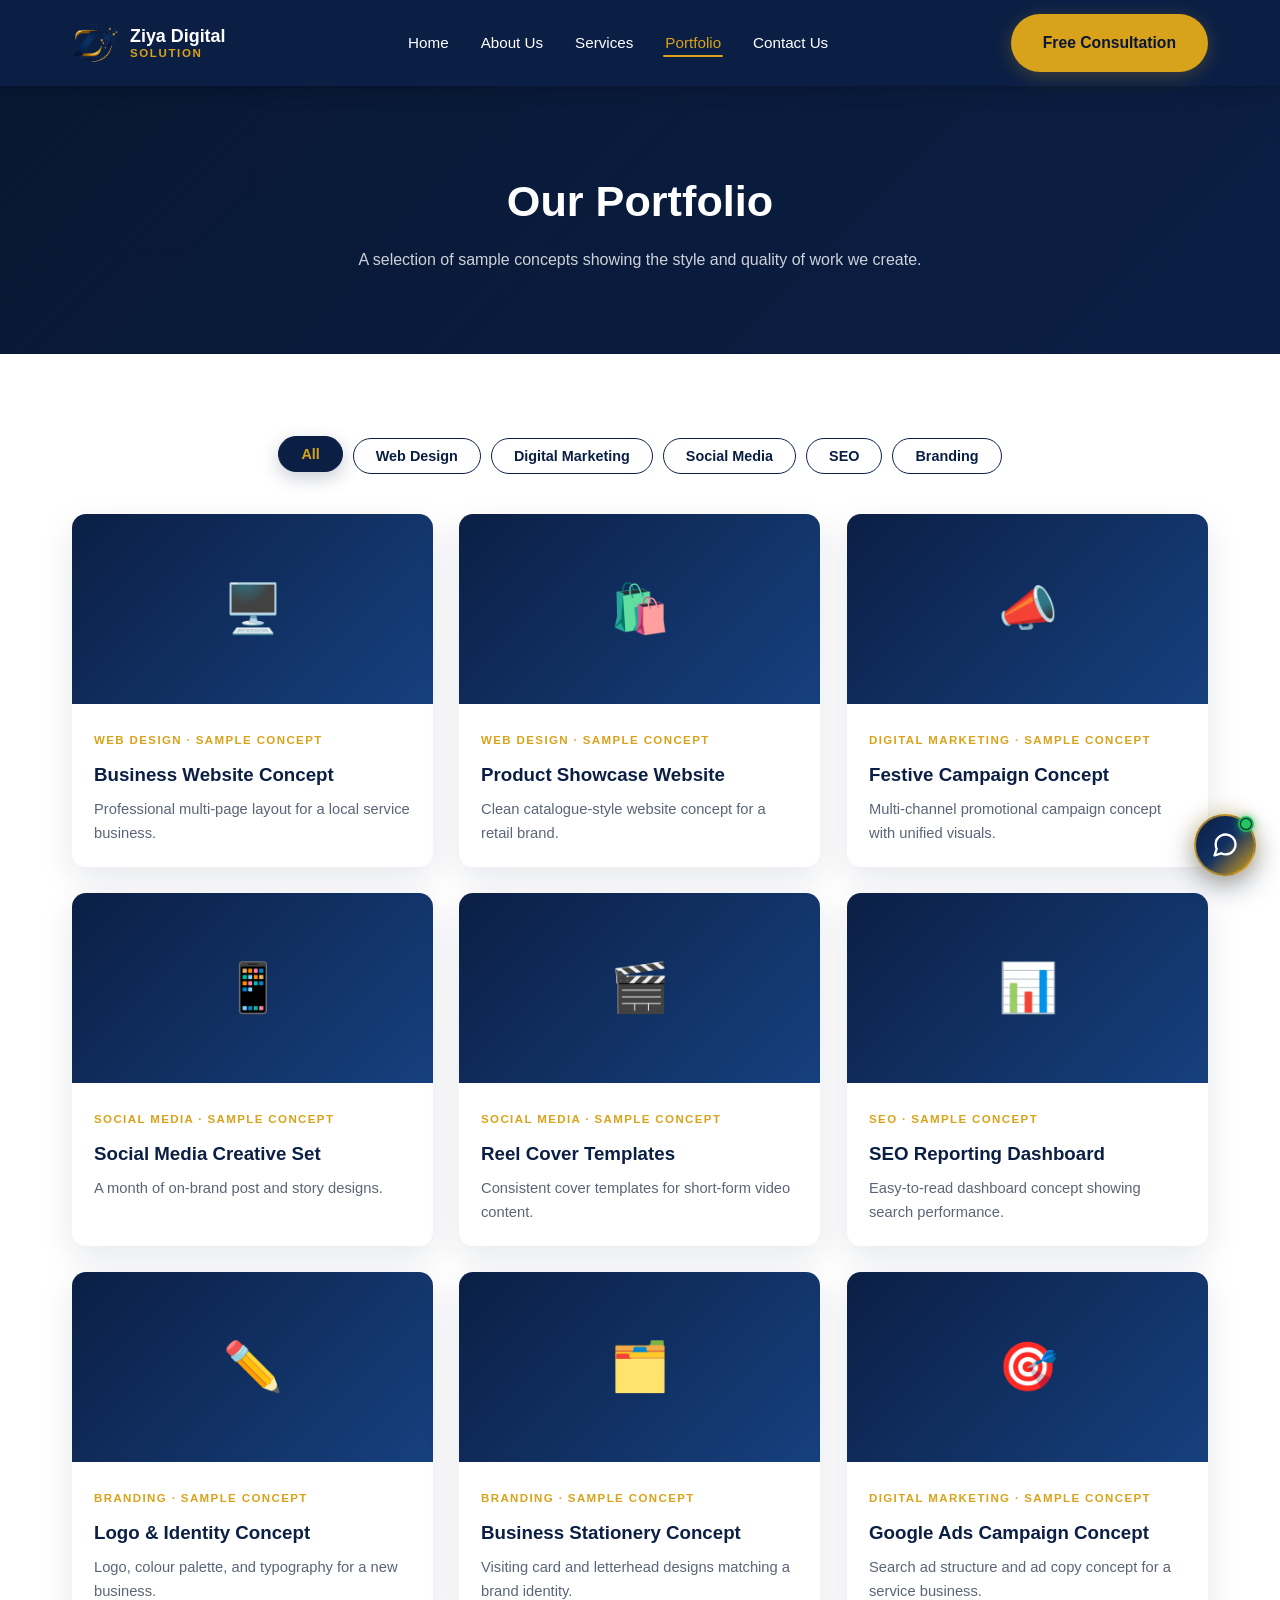
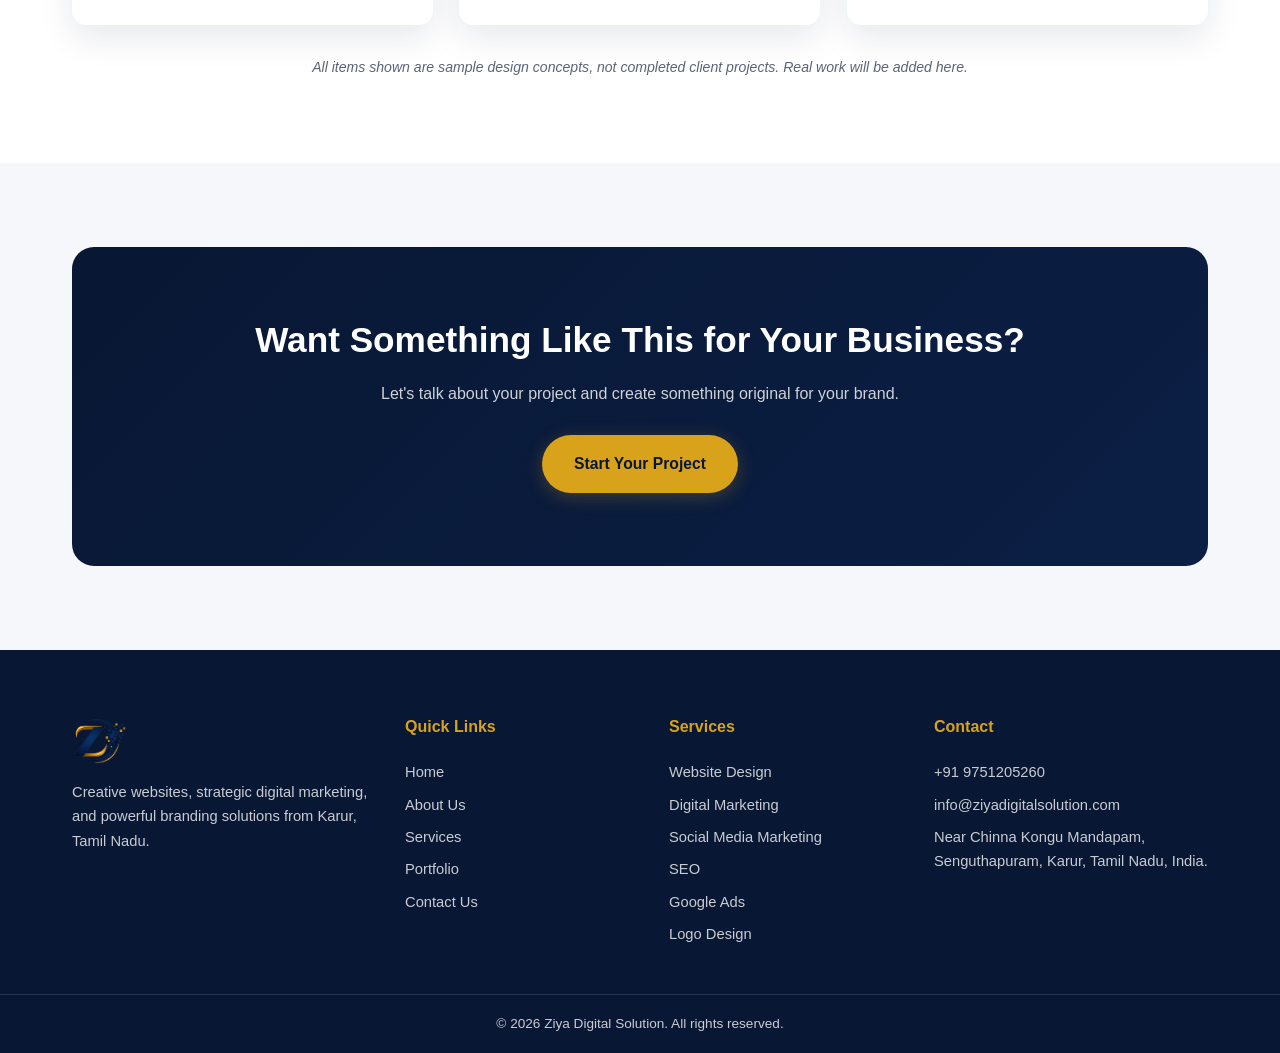
<file: portfolio.html>
<!DOCTYPE html>
<html lang="en">
<head>
  <meta charset="UTF-8" />
  <meta name="viewport" content="width=device-width, initial-scale=1.0" />
  <title>Portfolio — Sample Design Concepts | Ziya Digital Solution</title>
  <meta name="description" content="Explore sample website, digital marketing, social media, SEO and branding concepts by Ziya Digital Solution." />
  <link rel="icon" href="assets/images/logo.jpeg" type="image/jpeg" />
  <link rel="stylesheet" href="css/style.css" />
  <link rel="stylesheet" href="css/chatbot.css" />
</head>
<body>

  <header class="site-header">
    <div class="header-inner">
      <a href="index.html" class="brand">
        <img src="assets/images/logo.png" alt="Ziya Digital Solution logo" />
        <span class="brand-name">Ziya Digital <span>Solution</span></span>
      </a>
      <nav class="main-nav" aria-label="Main navigation">
        <ul>
          <li><a href="index.html">Home</a></li>
          <li><a href="about.html">About Us</a></li>
          <li><a href="services.html">Services</a></li>
          <li><a href="portfolio.html" class="active">Portfolio</a></li>
          <li><a href="contact.html">Contact Us</a></li>
        </ul>
      </nav>
      <a href="contact.html" class="btn btn-gold header-cta">Free Consultation</a>
      <button class="nav-toggle" aria-label="Toggle menu" aria-expanded="false">
        <span></span><span></span><span></span>
      </button>
    </div>
  </header>

  <section class="page-hero">
    <div class="container">
      <h1>Our Portfolio</h1>
      <p>A selection of sample concepts showing the style and quality of work we create.</p>
    </div>
  </section>

  <section>
    <div class="container">
      <div class="filters" role="group" aria-label="Filter portfolio">
        <button class="filter-btn active" data-filter="all">All</button>
        <button class="filter-btn" data-filter="web">Web Design</button>
        <button class="filter-btn" data-filter="marketing">Digital Marketing</button>
        <button class="filter-btn" data-filter="social">Social Media</button>
        <button class="filter-btn" data-filter="seo">SEO</button>
        <button class="filter-btn" data-filter="branding">Branding</button>
      </div>
      <div class="grid-3">
        <div class="portfolio-item" data-category="web">
          <div class="portfolio-thumb" aria-hidden="true">🖥️</div>
          <div class="portfolio-body">
            <span class="tag">Web Design · Sample Concept</span>
            <h3>Business Website Concept</h3>
            <p>Professional multi-page layout for a local service business.</p>
          </div>
        </div>
        <div class="portfolio-item" data-category="web">
          <div class="portfolio-thumb" aria-hidden="true">🛍️</div>
          <div class="portfolio-body">
            <span class="tag">Web Design · Sample Concept</span>
            <h3>Product Showcase Website</h3>
            <p>Clean catalogue-style website concept for a retail brand.</p>
          </div>
        </div>
        <div class="portfolio-item" data-category="marketing">
          <div class="portfolio-thumb" aria-hidden="true">📣</div>
          <div class="portfolio-body">
            <span class="tag">Digital Marketing · Sample Concept</span>
            <h3>Festive Campaign Concept</h3>
            <p>Multi-channel promotional campaign concept with unified visuals.</p>
          </div>
        </div>
        <div class="portfolio-item" data-category="social">
          <div class="portfolio-thumb" aria-hidden="true">📱</div>
          <div class="portfolio-body">
            <span class="tag">Social Media · Sample Concept</span>
            <h3>Social Media Creative Set</h3>
            <p>A month of on-brand post and story designs.</p>
          </div>
        </div>
        <div class="portfolio-item" data-category="social">
          <div class="portfolio-thumb" aria-hidden="true">🎬</div>
          <div class="portfolio-body">
            <span class="tag">Social Media · Sample Concept</span>
            <h3>Reel Cover Templates</h3>
            <p>Consistent cover templates for short-form video content.</p>
          </div>
        </div>
        <div class="portfolio-item" data-category="seo">
          <div class="portfolio-thumb" aria-hidden="true">📊</div>
          <div class="portfolio-body">
            <span class="tag">SEO · Sample Concept</span>
            <h3>SEO Reporting Dashboard</h3>
            <p>Easy-to-read dashboard concept showing search performance.</p>
          </div>
        </div>
        <div class="portfolio-item" data-category="branding">
          <div class="portfolio-thumb" aria-hidden="true">✏️</div>
          <div class="portfolio-body">
            <span class="tag">Branding · Sample Concept</span>
            <h3>Logo &amp; Identity Concept</h3>
            <p>Logo, colour palette, and typography for a new business.</p>
          </div>
        </div>
        <div class="portfolio-item" data-category="branding">
          <div class="portfolio-thumb" aria-hidden="true">🗂️</div>
          <div class="portfolio-body">
            <span class="tag">Branding · Sample Concept</span>
            <h3>Business Stationery Concept</h3>
            <p>Visiting card and letterhead designs matching a brand identity.</p>
          </div>
        </div>
        <div class="portfolio-item" data-category="marketing">
          <div class="portfolio-thumb" aria-hidden="true">🎯</div>
          <div class="portfolio-body">
            <span class="tag">Digital Marketing · Sample Concept</span>
            <h3>Google Ads Campaign Concept</h3>
            <p>Search ad structure and ad copy concept for a service business.</p>
          </div>
        </div>
      </div>
      <p class="sample-note">All items shown are sample design concepts, not completed client projects. Real work will be added here.</p>
    </div>
  </section>

  <section class="section-light">
    <div class="container">
      <div class="cta-band">
        <h2>Want Something Like This for Your Business?</h2>
        <p>Let's talk about your project and create something original for your brand.</p>
        <a href="contact.html" class="btn btn-gold">Start Your Project</a>
      </div>
    </div>
  </section>

  <footer class="site-footer">
    <div class="container footer-grid">
      <div class="footer-brand">
        <img src="assets/images/logo.png" alt="Ziya Digital Solution logo" />
        <p>Creative websites, strategic digital marketing, and powerful branding solutions from Karur, Tamil Nadu.</p>
      </div>
      <div>
        <h3>Quick Links</h3>
        <a href="index.html">Home</a>
        <a href="about.html">About Us</a>
        <a href="services.html">Services</a>
        <a href="portfolio.html">Portfolio</a>
        <a href="contact.html">Contact Us</a>
      </div>
      <div>
        <h3>Services</h3>
        <a href="services.html">Website Design</a>
        <a href="services.html">Digital Marketing</a>
        <a href="services.html">Social Media Marketing</a>
        <a href="services.html">SEO</a>
        <a href="services.html">Google Ads</a>
        <a href="services.html">Logo Design</a>
      </div>
      <div>
        <h3>Contact</h3>
        <a href="tel:+919751205260">+91 9751205260</a>
        <a href="mailto:info@ziyadigitalsolution.com">info@ziyadigitalsolution.com</a>
        <p style="font-size: 0.92rem; padding-top: 4px;">Near Chinna Kongu Mandapam, Senguthapuram, Karur, Tamil Nadu, India.</p>
      </div>
    </div>
    <div class="footer-bottom">
      <div class="container">© <span id="year"></span> Ziya Digital Solution. All rights reserved.</div>
    </div>
  </footer>

  <script src="js/script.js"></script>
  <script src="js/chatbot.js"></script>
</body>
</html>
</file>
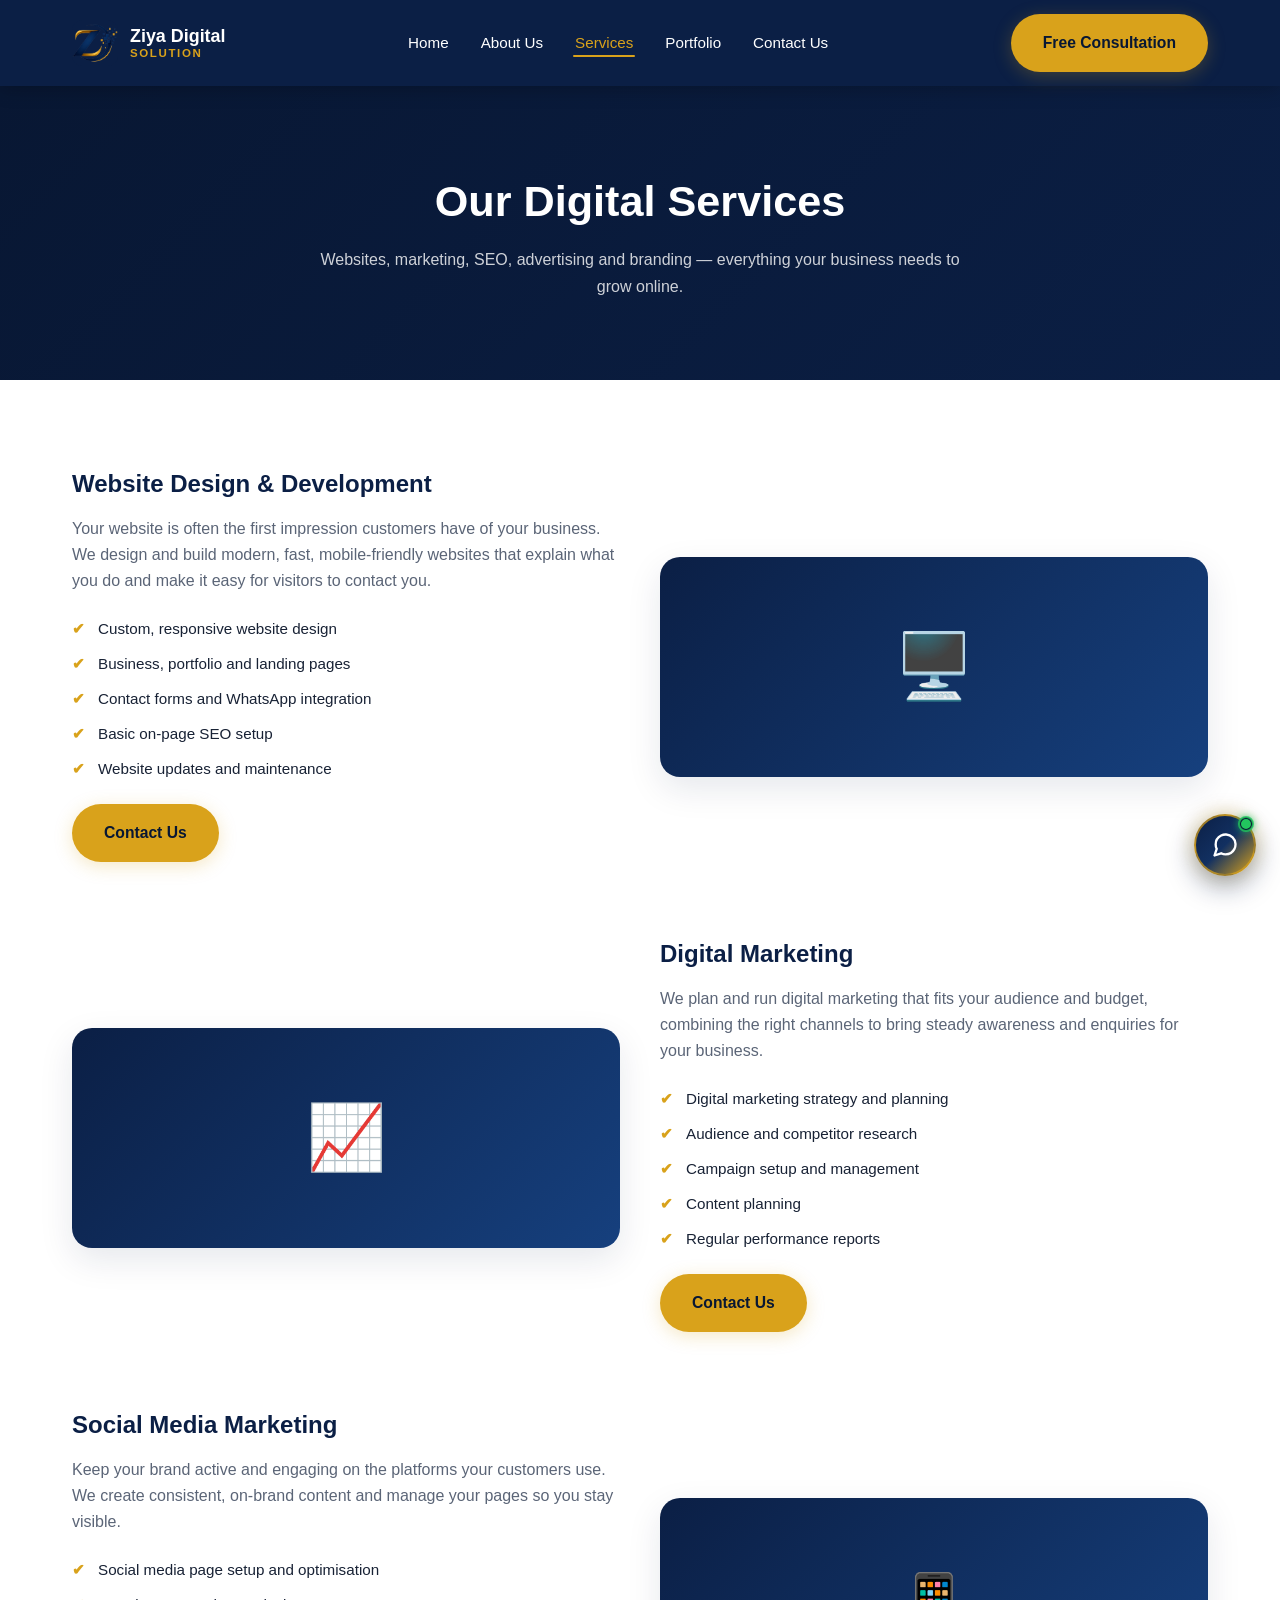
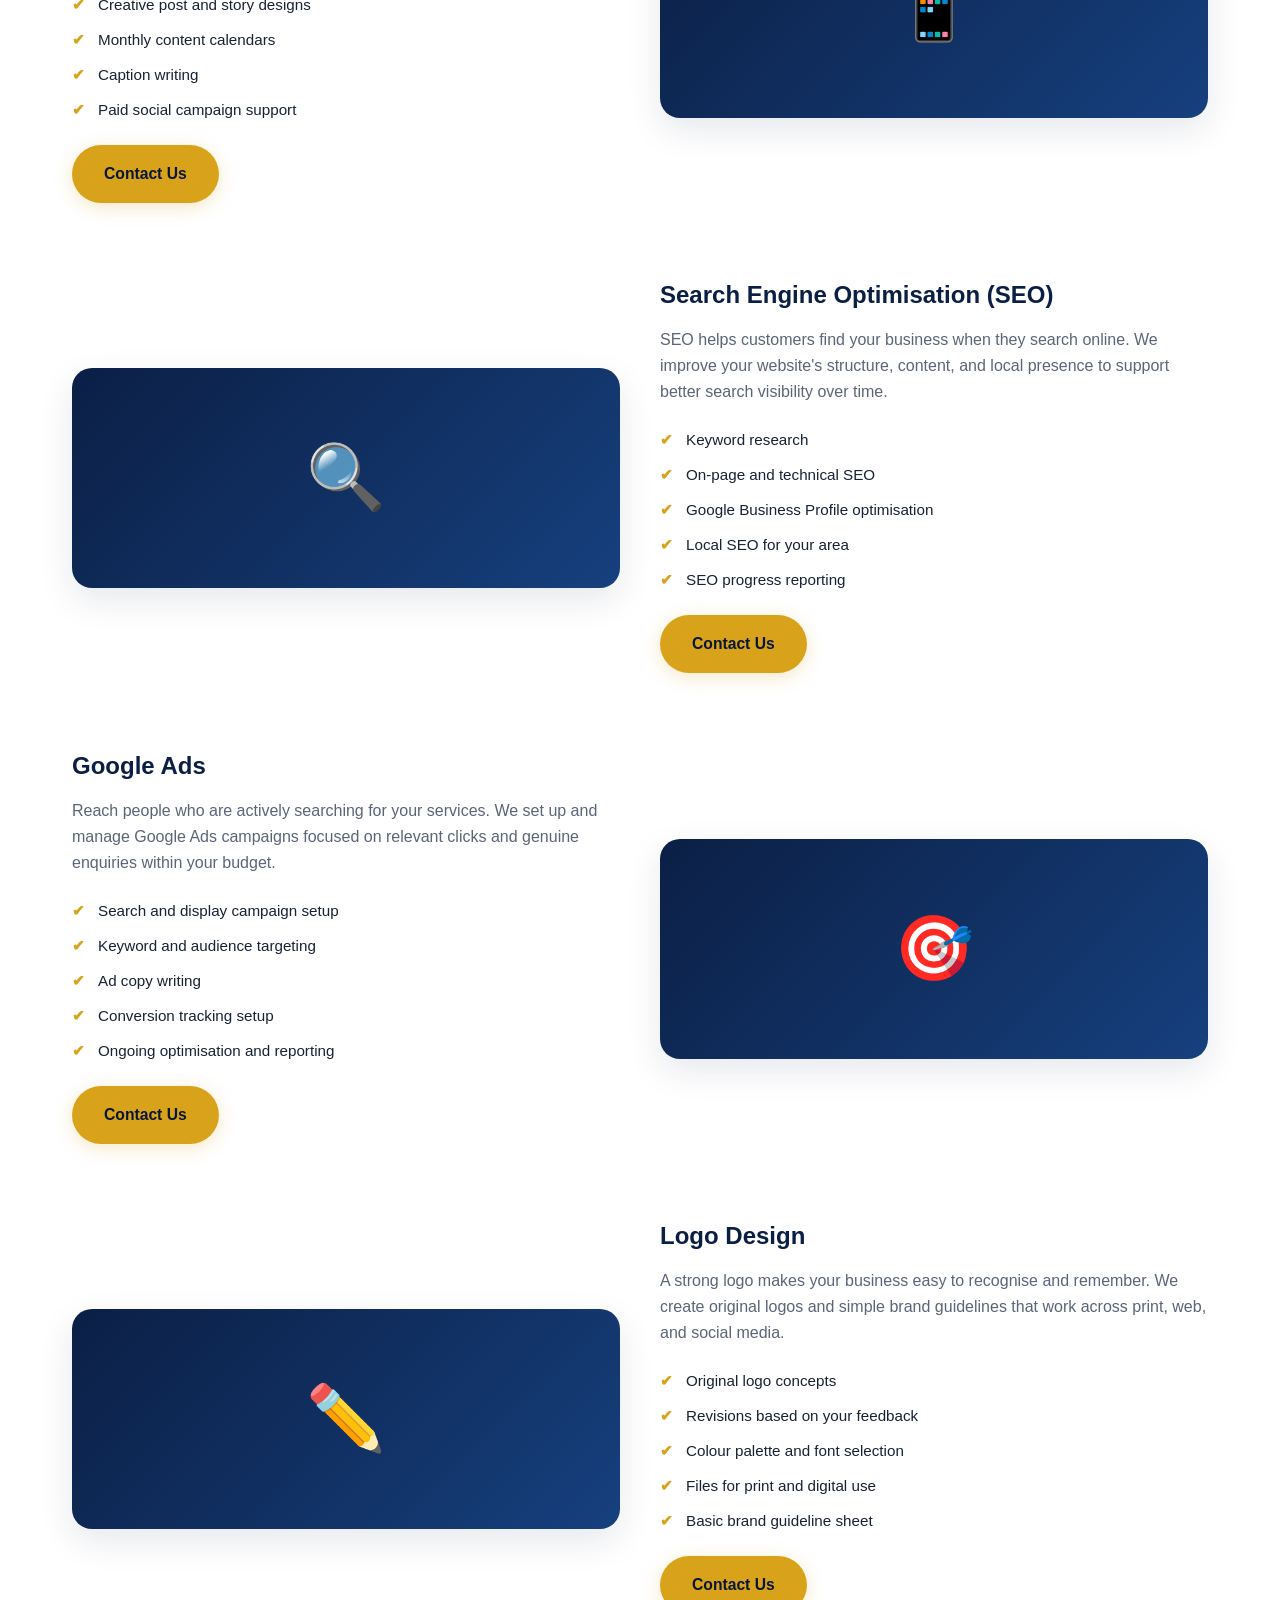
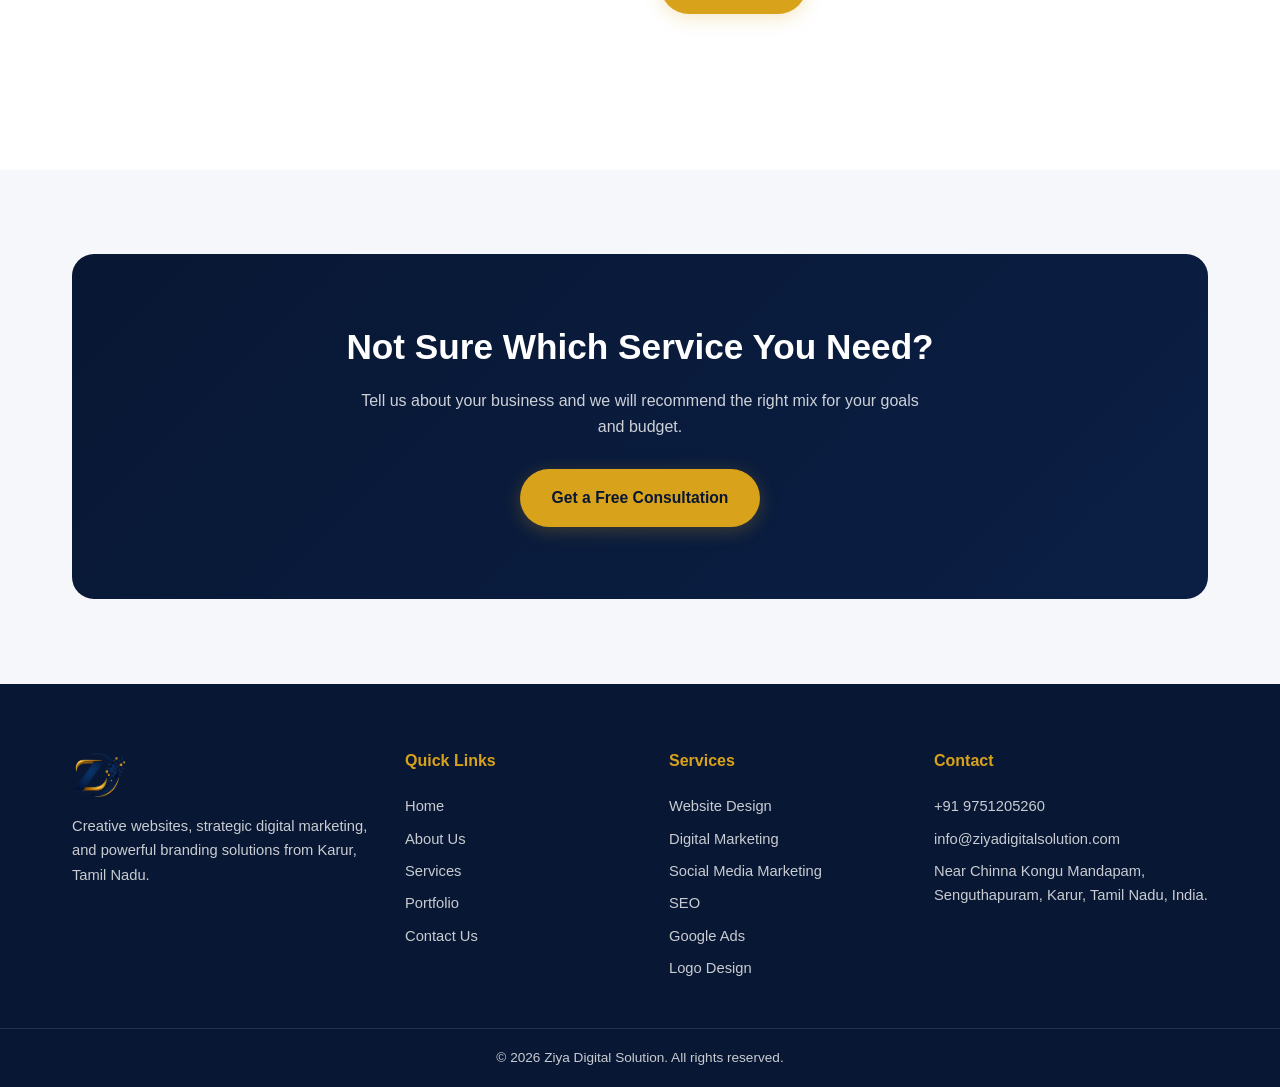
<file: services.html>
<!DOCTYPE html>
<html lang="en">
<head>
  <meta charset="UTF-8" />
  <meta name="viewport" content="width=device-width, initial-scale=1.0" />
  <title>Services — Website Design, SEO, Digital Marketing | Ziya Digital Solution</title>
  <meta name="description" content="Website design, digital marketing, social media marketing, SEO, Google Ads and logo design services from Ziya Digital Solution, Karur." />
  <link rel="icon" href="assets/images/logo.jpeg" type="image/jpeg" />
  <link rel="stylesheet" href="css/style.css" />
  <link rel="stylesheet" href="css/chatbot.css" />
</head>
<body>

  <header class="site-header">
    <div class="header-inner">
      <a href="index.html" class="brand">
        <img src="assets/images/logo.png" alt="Ziya Digital Solution logo" />
        <span class="brand-name">Ziya Digital <span>Solution</span></span>
      </a>
      <nav class="main-nav" aria-label="Main navigation">
        <ul>
          <li><a href="index.html">Home</a></li>
          <li><a href="about.html">About Us</a></li>
          <li><a href="services.html" class="active">Services</a></li>
          <li><a href="portfolio.html">Portfolio</a></li>
          <li><a href="contact.html">Contact Us</a></li>
        </ul>
      </nav>
      <a href="contact.html" class="btn btn-gold header-cta">Free Consultation</a>
      <button class="nav-toggle" aria-label="Toggle menu" aria-expanded="false">
        <span></span><span></span><span></span>
      </button>
    </div>
  </header>

  <section class="page-hero">
    <div class="container">
      <h1>Our Digital Services</h1>
      <p>Websites, marketing, SEO, advertising and branding — everything your business needs to grow online.</p>
    </div>
  </section>

  <section>
    <div class="container">
      <div class="service-block">
        <div class="service-text">
          <h2>Website Design &amp; Development</h2>
          <p>Your website is often the first impression customers have of your business. We design and build modern, fast, mobile-friendly websites that explain what you do and make it easy for visitors to contact you.</p>
          <ul><li>Custom, responsive website design</li><li>Business, portfolio and landing pages</li><li>Contact forms and WhatsApp integration</li><li>Basic on-page SEO setup</li><li>Website updates and maintenance</li></ul>
          <a href="contact.html" class="btn btn-gold">Contact Us</a>
        </div>
        <div class="service-icon" aria-hidden="true">🖥️</div>
      </div>
      <div class="service-block">
        <div class="service-text">
          <h2>Digital Marketing</h2>
          <p>We plan and run digital marketing that fits your audience and budget, combining the right channels to bring steady awareness and enquiries for your business.</p>
          <ul><li>Digital marketing strategy and planning</li><li>Audience and competitor research</li><li>Campaign setup and management</li><li>Content planning</li><li>Regular performance reports</li></ul>
          <a href="contact.html" class="btn btn-gold">Contact Us</a>
        </div>
        <div class="service-icon" aria-hidden="true">📈</div>
      </div>
      <div class="service-block">
        <div class="service-text">
          <h2>Social Media Marketing</h2>
          <p>Keep your brand active and engaging on the platforms your customers use. We create consistent, on-brand content and manage your pages so you stay visible.</p>
          <ul><li>Social media page setup and optimisation</li><li>Creative post and story designs</li><li>Monthly content calendars</li><li>Caption writing</li><li>Paid social campaign support</li></ul>
          <a href="contact.html" class="btn btn-gold">Contact Us</a>
        </div>
        <div class="service-icon" aria-hidden="true">📱</div>
      </div>
      <div class="service-block">
        <div class="service-text">
          <h2>Search Engine Optimisation (SEO)</h2>
          <p>SEO helps customers find your business when they search online. We improve your website's structure, content, and local presence to support better search visibility over time.</p>
          <ul><li>Keyword research</li><li>On-page and technical SEO</li><li>Google Business Profile optimisation</li><li>Local SEO for your area</li><li>SEO progress reporting</li></ul>
          <a href="contact.html" class="btn btn-gold">Contact Us</a>
        </div>
        <div class="service-icon" aria-hidden="true">🔍</div>
      </div>
      <div class="service-block">
        <div class="service-text">
          <h2>Google Ads</h2>
          <p>Reach people who are actively searching for your services. We set up and manage Google Ads campaigns focused on relevant clicks and genuine enquiries within your budget.</p>
          <ul><li>Search and display campaign setup</li><li>Keyword and audience targeting</li><li>Ad copy writing</li><li>Conversion tracking setup</li><li>Ongoing optimisation and reporting</li></ul>
          <a href="contact.html" class="btn btn-gold">Contact Us</a>
        </div>
        <div class="service-icon" aria-hidden="true">🎯</div>
      </div>
      <div class="service-block">
        <div class="service-text">
          <h2>Logo Design</h2>
          <p>A strong logo makes your business easy to recognise and remember. We create original logos and simple brand guidelines that work across print, web, and social media.</p>
          <ul><li>Original logo concepts</li><li>Revisions based on your feedback</li><li>Colour palette and font selection</li><li>Files for print and digital use</li><li>Basic brand guideline sheet</li></ul>
          <a href="contact.html" class="btn btn-gold">Contact Us</a>
        </div>
        <div class="service-icon" aria-hidden="true">✏️</div>
      </div>
    </div>
  </section>

  <section class="section-light">
    <div class="container">
      <div class="cta-band">
        <h2>Not Sure Which Service You Need?</h2>
        <p>Tell us about your business and we will recommend the right mix for your goals and budget.</p>
        <a href="contact.html" class="btn btn-gold">Get a Free Consultation</a>
      </div>
    </div>
  </section>

  <footer class="site-footer">
    <div class="container footer-grid">
      <div class="footer-brand">
        <img src="assets/images/logo.png" alt="Ziya Digital Solution logo" />
        <p>Creative websites, strategic digital marketing, and powerful branding solutions from Karur, Tamil Nadu.</p>
      </div>
      <div>
        <h3>Quick Links</h3>
        <a href="index.html">Home</a>
        <a href="about.html">About Us</a>
        <a href="services.html">Services</a>
        <a href="portfolio.html">Portfolio</a>
        <a href="contact.html">Contact Us</a>
      </div>
      <div>
        <h3>Services</h3>
        <a href="services.html">Website Design</a>
        <a href="services.html">Digital Marketing</a>
        <a href="services.html">Social Media Marketing</a>
        <a href="services.html">SEO</a>
        <a href="services.html">Google Ads</a>
        <a href="services.html">Logo Design</a>
      </div>
      <div>
        <h3>Contact</h3>
        <a href="tel:+919751205260">+91 9751205260</a>
        <a href="mailto:info@ziyadigitalsolution.com">info@ziyadigitalsolution.com</a>
        <p style="font-size: 0.92rem; padding-top: 4px;">Near Chinna Kongu Mandapam, Senguthapuram, Karur, Tamil Nadu, India.</p>
      </div>
    </div>
    <div class="footer-bottom">
      <div class="container">© <span id="year"></span> Ziya Digital Solution. All rights reserved.</div>
    </div>
  </footer>

  <script src="js/script.js"></script>
  <script src="js/chatbot.js"></script>
</body>
</html>
</file>
<file: css/style.css>
/* ============================================================
   Ziya Digital Solution — Global Stylesheet
   Brand palette:
     Navy  #0B1F45   Gold  #D9A21B   White #FFFFFF
     Light #F5F7FA   Text  #182235
   Edit colours in one place via the CSS variables below.
   ============================================================ */

:root {
  --navy: #0B1F45;
  --navy-dark: #081733;
  --gold: #D9A21B;
  --gold-soft: #f3d27a;
  --white: #ffffff;
  --light: #F5F7FA;
  --text: #182235;
  --muted: #5b6577;
  --radius: 14px;
  --shadow: 0 12px 34px rgba(11, 31, 69, 0.10);
  --transition: all 0.25s ease;
  --max-width: 1180px;
}

/* ---------- Reset & base ---------- */
*,
*::before,
*::after {
  box-sizing: border-box;
  margin: 0;
  padding: 0;
}

html {
  scroll-behavior: smooth;
  -webkit-text-size-adjust: 100%;
  overflow-x: hidden;
}

body {
  font-family: "Segoe UI", "Helvetica Neue", Arial, sans-serif;
  color: var(--text);
  background: var(--white);
  line-height: 1.65;
  -webkit-font-smoothing: antialiased;
  overflow-x: hidden;
  width: 100%;
}

img {
  max-width: 100%;
  display: block;
}

a {
  color: var(--navy);
  text-decoration: none;
}

ul {
  list-style: none;
}

.container {
  width: 100%;
  max-width: var(--max-width);
  margin: 0 auto;
  padding: 0 22px;
}

section {
  padding: 84px 0;
}

.section-light {
  background: var(--light);
}

/* ---------- Typography helpers ---------- */
.eyebrow {
  display: inline-block;
  font-size: 0.8rem;
  font-weight: 700;
  letter-spacing: 0.16em;
  text-transform: uppercase;
  color: var(--gold);
  margin-bottom: 12px;
}

.section-title {
  font-size: clamp(1.7rem, 3.4vw, 2.5rem);
  color: var(--navy);
  line-height: 1.2;
  margin-bottom: 14px;
}

.section-lead {
  color: var(--muted);
  max-width: 680px;
  margin: 0 auto 44px;
}

.text-center {
  text-align: center;
}

/* ---------- Buttons ---------- */
.btn {
  display: inline-block;
  padding: 14px 30px;
  border-radius: 50px;
  font-weight: 600;
  font-size: 0.98rem;
  cursor: pointer;
  border: 2px solid transparent;
  transition: transform 0.25s cubic-bezier(0.16, 1, 0.3, 1), box-shadow 0.25s ease, background 0.25s ease, color 0.25s ease;
  position: relative;
  overflow: hidden;
}

.btn:active {
  transform: translateY(1px) scale(0.98);
}

.btn-gold {
  background: var(--gold);
  color: var(--navy-dark);
  box-shadow: 0 4px 18px rgba(217, 162, 27, 0.25);
}

.btn-gold::after {
  content: "";
  position: absolute;
  top: -50%;
  left: -70%;
  width: 45%;
  height: 200%;
  background: linear-gradient(90deg, transparent, rgba(255, 255, 255, 0.4), transparent);
  transform: rotate(25deg);
  transition: left 0.7s ease;
}

.btn-gold:hover {
  background: var(--gold-soft);
  transform: translateY(-3px);
  box-shadow: 0 10px 26px rgba(217, 162, 27, 0.42);
}

.btn-gold:hover::after {
  left: 140%;
}

.btn-outline {
  border-color: var(--gold);
  color: var(--gold);
  background: transparent;
}

.btn-outline:hover {
  background: var(--gold);
  color: var(--navy-dark);
  transform: translateY(-3px);
  box-shadow: 0 8px 24px rgba(217, 162, 27, 0.3);
}

.btn-navy {
  background: var(--navy);
  color: var(--white);
  box-shadow: 0 4px 18px rgba(11, 31, 69, 0.25);
}

.btn-navy:hover {
  background: var(--navy-dark);
  transform: translateY(-3px);
  box-shadow: 0 10px 26px rgba(11, 31, 69, 0.35);
}

/* ---------- Header ---------- */
.site-header {
  position: sticky;
  top: 0;
  z-index: 100;
  background: var(--navy);
  box-shadow: 0 2px 18px rgba(0, 0, 0, 0.25);
  transition: background 0.35s ease, padding 0.35s ease, box-shadow 0.35s ease;
}

.site-header.scrolled {
  background: rgba(11, 31, 69, 0.94);
  backdrop-filter: blur(14px);
  -webkit-backdrop-filter: blur(14px);
  box-shadow: 0 10px 30px rgba(0, 0, 0, 0.38);
}

.header-inner {
  display: flex;
  align-items: center;
  justify-content: space-between;
  gap: 20px;
  padding: 14px 22px;
  max-width: var(--max-width);
  margin: 0 auto;
  transition: padding 0.35s ease;
}

.site-header.scrolled .header-inner {
  padding: 10px 22px;
}

.brand {
  display: flex;
  align-items: center;
  gap: 12px;
  transition: transform 0.25s ease;
}

.brand:hover {
  transform: scale(1.02);
}

.brand img {
  width: 46px;
  height: 46px;
  border-radius: 10px;
  background: var(--navy);
  padding: 0;
  object-fit: contain;
  transition: transform 0.3s ease;
}

.brand:hover img {
  transform: rotate(4deg) scale(1.06);
}

.brand-name {
  color: var(--white);
  font-weight: 700;
  font-size: 1.12rem;
  line-height: 1.15;
}

.brand-name span {
  display: block;
  color: var(--gold);
  font-size: 0.72rem;
  letter-spacing: 0.14em;
  text-transform: uppercase;
  font-weight: 600;
}

.main-nav ul {
  display: flex;
  gap: 28px;
  align-items: center;
}

.main-nav a {
  color: var(--white);
  font-size: 0.95rem;
  font-weight: 500;
  padding: 6px 2px;
  position: relative;
  border-bottom: none;
  transition: color 0.25s ease;
}

.main-nav a::after {
  content: "";
  position: absolute;
  bottom: 0;
  left: 0;
  width: 0%;
  height: 2px;
  background: var(--gold);
  border-radius: 2px;
  transition: width 0.3s cubic-bezier(0.16, 1, 0.3, 1);
}

.main-nav a:hover,
.main-nav a.active {
  color: var(--gold);
}

.main-nav a:hover::after,
.main-nav a.active::after {
  width: 100%;
}

.header-cta {
  white-space: nowrap;
}

/* Hamburger (mobile) */
.nav-toggle {
  display: none;
  background: none;
  border: none;
  cursor: pointer;
  padding: 8px;
  border-radius: 8px;
  position: relative;
  z-index: 101;
  transition: var(--transition);
}

.nav-toggle:focus-visible {
  outline: 2px solid var(--gold);
}

.nav-toggle span {
  display: block;
  width: 26px;
  height: 3px;
  background: var(--gold);
  margin: 5px 0;
  border-radius: 2px;
  transition: transform 0.28s ease, opacity 0.28s ease, background 0.28s ease;
  transform-origin: center;
}

.nav-toggle[aria-expanded="true"] span:nth-child(1) {
  transform: translateY(8px) rotate(45deg);
}

.nav-toggle[aria-expanded="true"] span:nth-child(2) {
  opacity: 0;
  transform: scaleX(0);
}

.nav-toggle[aria-expanded="true"] span:nth-child(3) {
  transform: translateY(-8px) rotate(-45deg);
}

/* ---------- Header White Variant (Home Page) ---------- */
.site-header.header-white {
  background: var(--white);
  box-shadow: 0 2px 20px rgba(11, 31, 69, 0.08);
}

.site-header.header-white.scrolled {
  background: rgba(255, 255, 255, 0.96);
  backdrop-filter: blur(14px);
  -webkit-backdrop-filter: blur(14px);
  box-shadow: 0 8px 30px rgba(11, 31, 69, 0.12);
}

.site-header.header-white .brand img {
  background: transparent;
}

.site-header.header-white .brand-name {
  color: var(--navy);
}

.site-header.header-white .brand-name span {
  color: var(--gold);
}

.site-header.header-white .main-nav a {
  color: var(--navy);
  font-weight: 600;
}

.site-header.header-white .main-nav a:hover,
.site-header.header-white .main-nav a.active {
  color: var(--gold);
}

.site-header.header-white .main-nav a::after {
  background: var(--gold);
}

.site-header.header-white .nav-toggle span {
  background: var(--navy);
}

/* ---------- Hero ---------- */
.hero {
  background: linear-gradient(135deg, var(--navy-dark) 0%, var(--navy) 60%, #123061 100%);
  color: var(--white);
  padding: 110px 0 120px;
  position: relative;
  overflow: hidden;
}

/* ---- Canvas animated background (home hero only) ---- */
.hero-canvas {
  position: absolute;
  inset: 0;
  width: 100%;
  height: 100%;
  z-index: 0;
  pointer-events: none;
  display: block;
}

/* Semi-transparent overlay so text stays readable */
.hero-video-overlay {
  position: absolute;
  inset: 0;
  z-index: 1;
  background: linear-gradient(
    135deg,
    rgba(8, 23, 51, 0.78) 0%,
    rgba(11, 31, 69, 0.65) 50%,
    rgba(18, 48, 97, 0.72) 100%
  );
  pointer-events: none;
}

/* Decorative gold shapes */
.hero::before,
.hero::after {
  content: "";
  position: absolute;
  border-radius: 50%;
  background: radial-gradient(circle, rgba(217, 162, 27, 0.22), transparent 65%);
}

.hero::before {
  width: 420px;
  height: 420px;
  top: -140px;
  right: -100px;
}

.hero::after {
  width: 320px;
  height: 320px;
  bottom: -120px;
  left: -90px;
}

.hero-inner {
  position: relative;
  z-index: 2;
  display: grid;
  grid-template-columns: 1.1fr 0.9fr;
  gap: 48px;
  align-items: center;
}

.hero-badge {
  display: inline-flex;
  align-items: center;
  gap: 10px;
  background: rgba(217, 162, 27, 0.12);
  border: 1px solid rgba(217, 162, 27, 0.35);
  padding: 7px 18px;
  border-radius: 50px;
  font-size: 0.82rem;
  font-weight: 600;
  color: var(--gold);
  letter-spacing: 0.04em;
  margin-bottom: 20px;
  backdrop-filter: blur(8px);
}

.badge-dot {
  width: 8px;
  height: 8px;
  border-radius: 50%;
  background: #22c55e;
  box-shadow: 0 0 10px #22c55e;
  animation: pulseDot 2s infinite;
}

.hero h1 {
  font-size: clamp(2.2rem, 4.5vw, 3.5rem);
  line-height: 1.15;
  margin-bottom: 20px;
  font-weight: 800;
  letter-spacing: -0.02em;
}

.hero h1 .gold,
.gold-gradient {
  background: linear-gradient(135deg, #f7d788 0%, var(--gold) 50%, #b8830b 100%);
  -webkit-background-clip: text;
  -webkit-text-fill-color: transparent;
  display: inline-block;
}

.hero p {
  color: rgba(255, 255, 255, 0.86);
  font-size: 1.1rem;
  max-width: 580px;
  margin-bottom: 32px;
  line-height: 1.7;
}

.hero-actions {
  display: flex;
  gap: 16px;
  flex-wrap: wrap;
  margin-bottom: 34px;
}

.hero-trust {
  display: flex;
  flex-wrap: wrap;
  gap: 20px;
  padding-top: 18px;
  border-top: 1px solid rgba(255, 255, 255, 0.12);
}

.trust-item {
  display: inline-flex;
  align-items: center;
  gap: 8px;
  font-size: 0.88rem;
  color: rgba(255, 255, 255, 0.82);
  font-weight: 500;
}

.trust-icon {
  display: inline-flex;
  align-items: center;
  justify-content: center;
  width: 18px;
  height: 18px;
  border-radius: 50%;
  background: rgba(217, 162, 27, 0.2);
  color: var(--gold);
  font-size: 0.75rem;
  font-weight: 700;
}

/* Attractive Hero Image Setup */
.hero-image-wrap {
  position: relative;
  display: flex;
  align-items: center;
  justify-content: center;
}

.hero-glow-sphere {
  position: absolute;
  width: 360px;
  height: 360px;
  border-radius: 50%;
  background: radial-gradient(circle, rgba(217, 162, 27, 0.28) 0%, rgba(11, 31, 69, 0) 70%);
  filter: blur(40px);
  z-index: 0;
  pointer-events: none;
  animation: floatGlow 8s ease-in-out infinite alternate;
}

.hero-image-card {
  position: relative;
  z-index: 1;
  border-radius: 28px;
  padding: 12px;
  background: linear-gradient(145deg, rgba(255, 255, 255, 0.08), rgba(11, 31, 69, 0.55));
  border: 1px solid rgba(217, 162, 27, 0.38);
  box-shadow: 0 25px 60px rgba(0, 0, 0, 0.45), 0 0 35px rgba(217, 162, 27, 0.15);
  animation: floatSlow 6s ease-in-out infinite;
  backdrop-filter: blur(10px);
  -webkit-backdrop-filter: blur(10px);
  transition: transform 0.4s cubic-bezier(0.16, 1, 0.3, 1), box-shadow 0.4s ease;
}

.hero-image-card:hover {
  box-shadow: 0 30px 70px rgba(0, 0, 0, 0.55), 0 0 50px rgba(217, 162, 27, 0.25);
}

.hero-image-card img {
  width: 100%;
  max-width: 460px;
  height: auto;
  border-radius: 20px;
  display: block;
  box-shadow: 0 12px 30px rgba(0, 0, 0, 0.35);
}

/* Floating Glass Badges */
.hero-float-badge {
  position: absolute;
  z-index: 2;
  display: flex;
  align-items: center;
  gap: 12px;
  background: rgba(8, 23, 51, 0.88);
  border: 1px solid rgba(217, 162, 27, 0.45);
  padding: 12px 18px;
  border-radius: 16px;
  box-shadow: 0 16px 36px rgba(0, 0, 0, 0.45), 0 0 20px rgba(217, 162, 27, 0.18);
  backdrop-filter: blur(12px);
  -webkit-backdrop-filter: blur(12px);
  color: var(--white);
  white-space: nowrap;
  pointer-events: none;
}

.hero-float-badge .badge-icon {
  font-size: 1.5rem;
  line-height: 1;
}

.hero-float-badge strong {
  display: block;
  font-size: 0.95rem;
  color: var(--gold);
  line-height: 1.2;
}

.hero-float-badge small {
  display: block;
  font-size: 0.78rem;
  color: rgba(255, 255, 255, 0.75);
}

.badge-top {
  top: -16px;
  right: -16px;
  animation: floatBadge1 5s ease-in-out infinite;
}

.badge-bottom {
  bottom: -16px;
  left: -20px;
  animation: floatBadge2 6s ease-in-out infinite;
}

.hero-visual {
  background: rgba(255, 255, 255, 0.06);
  border: 1px solid rgba(217, 162, 27, 0.35);
  border-radius: 20px;
  padding: 34px;
  backdrop-filter: blur(4px);
}

.hero-visual img {
  width: 150px;
  margin: 0 auto 18px;
  border-radius: 16px;
}

.hero-visual p {
  text-align: center;
  color: rgba(255, 255, 255, 0.75);
  font-size: 0.95rem;
  margin: 0;
}

/* ---------- Cards / grids ---------- */
.grid-3 {
  display: grid;
  grid-template-columns: repeat(3, 1fr);
  gap: 26px;
}

.grid-2 {
  display: grid;
  grid-template-columns: repeat(2, 1fr);
  gap: 26px;
}

.card {
  background: var(--white);
  border-radius: var(--radius);
  padding: 34px 28px;
  box-shadow: var(--shadow);
  border-top: 4px solid var(--gold);
  transition: transform 0.35s cubic-bezier(0.16, 1, 0.3, 1), box-shadow 0.35s ease, border-top-color 0.35s ease;
  position: relative;
  overflow: hidden;
}

.card:hover {
  transform: translateY(-8px) scale(1.015);
  box-shadow: 0 20px 42px rgba(11, 31, 69, 0.14), 0 0 20px rgba(217, 162, 27, 0.12);
  border-top-color: var(--gold-soft);
}

.card .icon {
  font-size: 2.2rem;
  margin-bottom: 14px;
  display: inline-block;
  transition: transform 0.35s cubic-bezier(0.34, 1.56, 0.64, 1);
}

.card:hover .icon {
  transform: scale(1.22) rotate(6deg);
}

.card h3 {
  color: var(--navy);
  font-size: 1.18rem;
  margin-bottom: 10px;
  transition: color 0.25s ease;
}

.card:hover h3 {
  color: #123061;
}

.card p {
  color: var(--muted);
  font-size: 0.95rem;
}

/* ---------- Why choose us ---------- */
.why-item {
  display: flex;
  gap: 16px;
  align-items: flex-start;
  background: var(--white);
  padding: 24px;
  border-radius: var(--radius);
  box-shadow: var(--shadow);
  border-left: 3px solid transparent;
  transition: transform 0.35s cubic-bezier(0.16, 1, 0.3, 1), box-shadow 0.35s ease, border-left-color 0.35s ease;
}

.why-item:hover {
  transform: translateY(-5px) translateX(4px);
  box-shadow: 0 16px 36px rgba(11, 31, 69, 0.12);
  border-left: 4px solid var(--gold);
}

.why-item .icon {
  font-size: 1.6rem;
  transition: transform 0.35s cubic-bezier(0.34, 1.56, 0.64, 1);
}

.why-item:hover .icon {
  transform: scale(1.2) rotate(-8deg);
}

.why-item h3 {
  color: var(--navy);
  font-size: 1.05rem;
  margin-bottom: 4px;
}

.why-item p {
  color: var(--muted);
  font-size: 0.92rem;
}

/* ---------- Process timeline ---------- */
.process {
  display: grid;
  grid-template-columns: repeat(4, 1fr);
  gap: 22px;
  counter-reset: step;
}

.process-step {
  position: relative;
  background: var(--white);
  border-radius: var(--radius);
  padding: 30px 24px;
  box-shadow: var(--shadow);
  text-align: center;
  transition: transform 0.35s cubic-bezier(0.16, 1, 0.3, 1), box-shadow 0.35s ease;
}

.process-step:hover {
  transform: translateY(-8px);
  box-shadow: 0 20px 42px rgba(11, 31, 69, 0.14);
}

.process-step .num {
  display: inline-flex;
  align-items: center;
  justify-content: center;
  width: 56px;
  height: 56px;
  border-radius: 50%;
  background: var(--navy);
  color: var(--gold);
  font-weight: 700;
  font-size: 1.15rem;
  margin-bottom: 14px;
  box-shadow: 0 4px 14px rgba(11, 31, 69, 0.25);
  transition: transform 0.4s cubic-bezier(0.34, 1.56, 0.64, 1), background 0.3s ease, color 0.3s ease;
}

.process-step:hover .num {
  transform: scale(1.18) rotate(12deg);
  background: var(--gold);
  color: var(--navy-dark);
}

.process-step h3 {
  color: var(--navy);
  margin-bottom: 8px;
}

.process-step p {
  color: var(--muted);
  font-size: 0.92rem;
}

/* ---------- Portfolio ---------- */
.filters {
  display: flex;
  flex-wrap: wrap;
  gap: 10px;
  justify-content: center;
  margin-bottom: 40px;
}

.filter-btn {
  padding: 9px 22px;
  border-radius: 50px;
  border: 1px solid var(--navy);
  background: transparent;
  color: var(--navy);
  font-weight: 600;
  font-size: 0.9rem;
  cursor: pointer;
  transition: all 0.25s ease;
}

.filter-btn:hover,
.filter-btn.active {
  background: var(--navy);
  color: var(--gold);
  transform: translateY(-2px);
  box-shadow: 0 6px 18px rgba(11, 31, 69, 0.22);
}

.portfolio-item {
  border-radius: var(--radius);
  overflow: hidden;
  box-shadow: var(--shadow);
  background: var(--white);
  transition: transform 0.35s cubic-bezier(0.16, 1, 0.3, 1), box-shadow 0.35s ease;
}

.portfolio-item:hover {
  transform: translateY(-8px);
  box-shadow: 0 22px 48px rgba(11, 31, 69, 0.16);
}

.portfolio-thumb {
  height: 190px;
  display: flex;
  align-items: center;
  justify-content: center;
  font-size: 3rem;
  background: linear-gradient(135deg, var(--navy), #16407e);
  transition: transform 0.4s ease;
  overflow: hidden;
}

.portfolio-item:hover .portfolio-thumb {
  transform: scale(1.04);
}

.portfolio-body {
  padding: 22px;
}

.portfolio-body .tag {
  display: inline-block;
  font-size: 0.72rem;
  letter-spacing: 0.12em;
  text-transform: uppercase;
  color: var(--gold);
  font-weight: 700;
  margin-bottom: 4px;
}

.portfolio-body h3 {
  color: var(--navy);
  margin: 6px 0;
  transition: color 0.25s ease;
}

.portfolio-item:hover .portfolio-body h3 {
  color: #123061;
}

.portfolio-body p {
  color: var(--muted);
  font-size: 0.92rem;
}

.sample-note {
  text-align: center;
  color: var(--muted);
  font-size: 0.88rem;
  margin-top: 30px;
  font-style: italic;
}

/* ---------- FAQ accordion ---------- */
.faq {
  max-width: 820px;
  margin: 0 auto;
}

.faq-item {
  background: var(--white);
  border-radius: var(--radius);
  box-shadow: var(--shadow);
  margin-bottom: 14px;
  overflow: hidden;
}

.faq-question {
  width: 100%;
  text-align: left;
  background: none;
  border: none;
  padding: 20px 24px;
  font-size: 1rem;
  font-weight: 600;
  color: var(--navy);
  cursor: pointer;
  display: flex;
  justify-content: space-between;
  align-items: center;
  gap: 12px;
}

.faq-question::after {
  content: "+";
  color: var(--gold);
  font-size: 1.4rem;
  font-weight: 700;
}

.faq-item.open .faq-question::after {
  content: "−";
}

.faq-answer {
  max-height: 0;
  overflow: hidden;
  transition: max-height 0.3s ease;
}

.faq-answer p {
  padding: 0 24px 20px;
  color: var(--muted);
  font-size: 0.95rem;
}

/* ---------- CTA band ---------- */
.cta-band {
  background: linear-gradient(135deg, var(--navy-dark), var(--navy));
  color: var(--white);
  text-align: center;
  border-radius: 22px;
  padding: 64px 30px;
}

.cta-band h2 {
  font-size: clamp(1.6rem, 3vw, 2.2rem);
  margin-bottom: 12px;
}

.cta-band p {
  color: rgba(255, 255, 255, 0.8);
  max-width: 560px;
  margin: 0 auto 28px;
}

/* ---------- Page hero (inner pages) ---------- */
.page-hero {
  background: linear-gradient(135deg, var(--navy-dark), var(--navy));
  color: var(--white);
  padding: 80px 0;
  text-align: center;
}

.page-hero h1 {
  font-size: clamp(1.9rem, 4vw, 2.7rem);
  margin-bottom: 10px;
}

.page-hero p {
  color: rgba(255, 255, 255, 0.8);
  max-width: 640px;
  margin: 0 auto;
}

/* ---------- Services detail ---------- */
.service-block {
  display: grid;
  grid-template-columns: 1fr 1fr;
  gap: 40px;
  align-items: center;
  margin-bottom: 64px;
}

.service-block:nth-child(even) .service-text {
  order: 2;
}

.service-icon {
  background: linear-gradient(135deg, var(--navy), #16407e);
  border-radius: 20px;
  min-height: 220px;
  display: flex;
  align-items: center;
  justify-content: center;
  font-size: 4rem;
  box-shadow: var(--shadow);
  transition: transform 0.35s cubic-bezier(0.16, 1, 0.3, 1), box-shadow 0.35s ease;
}

.service-block:hover .service-icon {
  transform: translateY(-6px) scale(1.02);
  box-shadow: 0 20px 45px rgba(11, 31, 69, 0.2), 0 0 25px rgba(217, 162, 27, 0.15);
}

.service-text h2 {
  color: var(--navy);
  font-size: 1.5rem;
  margin-bottom: 12px;
}

.service-text p {
  color: var(--muted);
  margin-bottom: 16px;
}

.service-text ul li {
  padding: 5px 0 5px 26px;
  position: relative;
  color: var(--text);
  font-size: 0.95rem;
}

.service-text ul li::before {
  content: "✔";
  position: absolute;
  left: 0;
  color: var(--gold);
  font-weight: 700;
}

.service-text .btn {
  margin-top: 18px;
}

/* ---------- Contact ---------- */
.contact-grid {
  display: grid;
  grid-template-columns: 0.9fr 1.1fr;
  gap: 44px;
  align-items: start;
}

.contact-info-card {
  background: var(--navy);
  color: var(--white);
  border-radius: var(--radius);
  padding: 36px 30px;
}

.contact-info-card h2 {
  margin-bottom: 18px;
}

.contact-line {
  display: flex;
  gap: 14px;
  margin-bottom: 18px;
  align-items: flex-start;
}

.contact-line .icon {
  color: var(--gold);
  font-size: 1.2rem;
}

.contact-line a {
  color: var(--white);
}

.contact-line a:hover {
  color: var(--gold);
}

.contact-line small {
  display: block;
  color: rgba(255, 255, 255, 0.65);
}

.whatsapp-btn {
  display: inline-block;
  margin-top: 8px;
  background: #25d366;
  color: var(--white);
  padding: 12px 26px;
  border-radius: 50px;
  font-weight: 600;
  transition: var(--transition);
}

.whatsapp-btn:hover {
  filter: brightness(1.08);
  transform: translateY(-2px);
}

/* Form */
.form-card {
  background: var(--white);
  border-radius: var(--radius);
  box-shadow: var(--shadow);
  padding: 36px 32px;
}

.form-row {
  margin-bottom: 18px;
}

.form-row label {
  display: block;
  font-weight: 600;
  font-size: 0.9rem;
  color: var(--navy);
  margin-bottom: 6px;
}

.form-row input,
.form-row select,
.form-row textarea {
  width: 100%;
  padding: 12px 14px;
  border: 1px solid #d6dce6;
  border-radius: 10px;
  font-size: 0.95rem;
  font-family: inherit;
  transition: var(--transition);
}

.form-row input:focus,
.form-row select:focus,
.form-row textarea:focus {
  outline: none;
  border-color: var(--gold);
  box-shadow: 0 0 0 3px rgba(217, 162, 27, 0.2);
}

.form-status {
  margin-top: 14px;
  font-size: 0.92rem;
  font-weight: 600;
  padding: 0;
  border-radius: 8px;
}

.form-status.error {
  color: #b3261e;
  background: rgba(179, 38, 30, 0.07);
  padding: 12px 16px;
  border: 1px solid rgba(179, 38, 30, 0.2);
}

.form-status.success {
  color: #166534;
  background: rgba(22, 101, 52, 0.08);
  padding: 12px 16px;
  border: 1px solid rgba(22, 101, 52, 0.25);
}

/* Inline field validation error text */
.field-error {
  display: block;
  font-size: 0.82rem;
  color: #b3261e;
  font-weight: 500;
  margin-top: 4px;
  min-height: 1.1em;
}

/* Red border when a field is invalid */
.form-row input.input-invalid,
.form-row textarea.input-invalid {
  border-color: #b3261e;
  box-shadow: 0 0 0 3px rgba(179, 38, 30, 0.12);
}

/* Required asterisk colour */
.field-required {
  color: #b3261e;
  margin-left: 2px;
}

/* Loading / disabled submit button */
.btn-gold:disabled {
  opacity: 0.65;
  cursor: not-allowed;
  transform: none !important;
  box-shadow: none !important;
}

/* Mobile — contact grid stacks to single column */
@media (max-width: 700px) {
  .contact-grid {
    grid-template-columns: 1fr;
  }

  .form-card {
    padding: 24px 16px;
  }
}

/* ---------- Footer ---------- */
.site-footer {
  background: var(--navy-dark);
  color: rgba(255, 255, 255, 0.78);
  padding: 64px 0 0;
}

.footer-grid {
  display: grid;
  grid-template-columns: 1.3fr 1fr 1fr 1.2fr;
  gap: 36px;
  padding-bottom: 44px;
}

.footer-grid h3 {
  color: var(--gold);
  font-size: 1rem;
  margin-bottom: 16px;
}

.footer-grid a {
  color: rgba(255, 255, 255, 0.78);
  display: block;
  padding: 4px 0;
  font-size: 0.92rem;
  transition: var(--transition);
}

.footer-grid a:hover {
  color: var(--gold);
}

.footer-brand img {
  width: 54px;
  border-radius: 10px;
  background: var(--navy-dark);
  padding: 0;
  margin-bottom: 12px;
  object-fit: contain;
}

.footer-brand p {
  font-size: 0.92rem;
}

.footer-bottom {
  border-top: 1px solid rgba(255, 255, 255, 0.12);
  padding: 18px 0;
  text-align: center;
  font-size: 0.85rem;
}

/* ---------- Interactive Animations & Effects ---------- */

/* Keyframe Definitions */
@keyframes floatSlow {
  0%, 100% {
    transform: translateY(0px);
  }
  50% {
    transform: translateY(-12px);
  }
}

@keyframes floatGlow {
  0% {
    transform: translate(0, 0) scale(1);
    opacity: 0.6;
  }
  50% {
    transform: translate(30px, -20px) scale(1.15);
    opacity: 0.9;
  }
  100% {
    transform: translate(-20px, 20px) scale(0.95);
    opacity: 0.7;
  }
}

@keyframes floatBadge1 {
  0%, 100% {
    transform: translateY(0) rotate(0deg);
  }
  50% {
    transform: translateY(-8px) rotate(1.5deg);
  }
}

@keyframes floatBadge2 {
  0%, 100% {
    transform: translateY(0) rotate(0deg);
  }
  50% {
    transform: translateY(8px) rotate(-1.5deg);
  }
}

@keyframes pulseDot {
  0% {
    box-shadow: 0 0 0 0 rgba(34, 197, 94, 0.7);
  }
  70% {
    box-shadow: 0 0 0 10px rgba(34, 197, 94, 0);
  }
  100% {
    box-shadow: 0 0 0 0 rgba(34, 197, 94, 0);
  }
}

@keyframes countPop {
  0% {
    transform: scale(0.8);
    opacity: 0;
  }
  80% {
    transform: scale(1.08);
  }
  100% {
    transform: scale(1);
    opacity: 1;
  }
}

@keyframes pageHeroIn {
  from {
    opacity: 0;
    transform: translateY(-20px);
  }
  to {
    opacity: 1;
    transform: translateY(0);
  }
}

/* Page Hero Animations */
.page-hero h1 {
  animation: pageHeroIn 0.8s cubic-bezier(0.16, 1, 0.3, 1) both;
}

.page-hero p {
  animation: pageHeroIn 0.8s cubic-bezier(0.16, 1, 0.3, 1) 0.15s both;
}

/* Scroll-Triggered Reveal Classes */
.reveal,
.reveal-up {
  opacity: 0;
  transform: translateY(32px);
  transition: opacity 0.75s cubic-bezier(0.16, 1, 0.3, 1), transform 0.75s cubic-bezier(0.16, 1, 0.3, 1);
  will-change: opacity, transform;
}

.reveal-left {
  opacity: 0;
  transform: translateX(-40px);
  transition: opacity 0.75s cubic-bezier(0.16, 1, 0.3, 1), transform 0.75s cubic-bezier(0.16, 1, 0.3, 1);
  will-change: opacity, transform;
}

.reveal-right {
  opacity: 0;
  transform: translateX(40px);
  transition: opacity 0.75s cubic-bezier(0.16, 1, 0.3, 1), transform 0.75s cubic-bezier(0.16, 1, 0.3, 1);
  will-change: opacity, transform;
}

.reveal-scale {
  opacity: 0;
  transform: scale(0.92);
  transition: opacity 0.75s cubic-bezier(0.16, 1, 0.3, 1), transform 0.75s cubic-bezier(0.16, 1, 0.3, 1);
  will-change: opacity, transform;
}

.revealed {
  opacity: 1 !important;
  transform: translate(0) scale(1) !important;
}

/* Stagger Delays */
.delay-1 { transition-delay: 0.1s !important; }
.delay-2 { transition-delay: 0.2s !important; }
.delay-3 { transition-delay: 0.3s !important; }
.delay-4 { transition-delay: 0.4s !important; }
.delay-5 { transition-delay: 0.5s !important; }
.delay-6 { transition-delay: 0.6s !important; }

/* Showcase Grid & Feature Badges ("Who We Are") */
.showcase-grid {
  display: grid;
  grid-template-columns: 0.95fr 1.05fr;
  gap: 52px;
  align-items: center;
}

.showcase-visual {
  position: relative;
  display: flex;
  align-items: center;
  justify-content: center;
}

.showcase-card {
  position: relative;
  border-radius: 26px;
  padding: 10px;
  background: linear-gradient(145deg, rgba(217, 162, 27, 0.08), rgba(11, 31, 69, 0.04));
  border: 1px solid rgba(217, 162, 27, 0.35);
  box-shadow: 0 20px 48px rgba(11, 31, 69, 0.12), 0 0 24px rgba(217, 162, 27, 0.1);
  transition: transform 0.4s cubic-bezier(0.16, 1, 0.3, 1), box-shadow 0.4s ease;
}

.showcase-card:hover {
  transform: translateY(-6px) scale(1.01);
  box-shadow: 0 26px 56px rgba(11, 31, 69, 0.16), 0 0 35px rgba(217, 162, 27, 0.18);
}

.showcase-card img {
  width: 100%;
  max-width: 440px;
  height: auto;
  border-radius: 18px;
  display: block;
}

.feature-check-list {
  display: flex;
  flex-direction: column;
  gap: 14px;
  margin: 24px 0 32px;
}

.feature-check-item {
  display: flex;
  align-items: flex-start;
  gap: 14px;
}

.check-bullet {
  display: inline-flex;
  align-items: center;
  justify-content: center;
  min-width: 26px;
  height: 26px;
  border-radius: 50%;
  background: rgba(217, 162, 27, 0.18);
  color: var(--gold);
  font-size: 0.88rem;
  font-weight: 700;
  margin-top: 2px;
}

.feature-check-item div strong {
  display: block;
  color: var(--navy);
  font-size: 1rem;
  margin-bottom: 2px;
}

.feature-check-item div p {
  color: var(--muted);
  font-size: 0.92rem;
  margin: 0;
}

/* Stats Strip */
.stats-strip {
  display: grid;
  grid-template-columns: repeat(3, 1fr);
  gap: 18px;
  margin-top: 32px;
  padding-top: 28px;
  border-top: 1px solid rgba(11, 31, 69, 0.1);
}

.stat-box {
  text-align: center;
  background: var(--white);
  padding: 18px 12px;
  border-radius: var(--radius);
  box-shadow: 0 8px 24px rgba(11, 31, 69, 0.06);
  border: 1px solid rgba(11, 31, 69, 0.05);
  transition: transform 0.3s ease, border-color 0.3s ease;
}

.stat-box:hover {
  transform: translateY(-4px);
  border-color: var(--gold);
}

.stat-num {
  font-size: 2rem;
  font-weight: 800;
  color: var(--navy);
  line-height: 1.1;
  display: block;
}

.stat-num span {
  color: var(--gold);
}

.stat-label {
  font-size: 0.8rem;
  color: var(--muted);
  font-weight: 600;
  text-transform: uppercase;
  letter-spacing: 0.06em;
  margin-top: 4px;
  display: block;
}

/* Back to Top Floating Button */
.back-to-top {
  position: fixed;
  bottom: 28px;
  right: 28px;
  width: 48px;
  height: 48px;
  border-radius: 50%;
  background: var(--navy);
  color: var(--gold);
  border: 2px solid var(--gold);
  box-shadow: 0 8px 24px rgba(11, 31, 69, 0.35);
  cursor: pointer;
  display: flex;
  align-items: center;
  justify-content: center;
  font-size: 1.25rem;
  z-index: 99;
  opacity: 0;
  visibility: hidden;
  transform: translateY(16px);
  transition: all 0.35s cubic-bezier(0.16, 1, 0.3, 1);
}

.back-to-top.visible {
  opacity: 1;
  visibility: visible;
  transform: translateY(0);
}

.back-to-top:hover {
  background: var(--gold);
  color: var(--navy-dark);
  transform: translateY(-4px) scale(1.08);
  box-shadow: 0 12px 30px rgba(217, 162, 27, 0.45);
}

/* ============================================================
   Responsive Stylesheet & Mobile View Optimizations
   Breakpoints:
     - 900px: Tablets & iPad landscape
     - 768px: Tablets portrait & large phones
     - 480px: Standard mobile phones (iPhone, Galaxy)
     - 360px: Small mobile phones
   ============================================================ */

/* ---------- Tablet Landscape / Medium Screens (<= 900px) ---------- */
@media (max-width: 900px) {
  .grid-3,
  .process,
  .footer-grid {
    grid-template-columns: repeat(2, 1fr);
    gap: 22px;
  }

  .hero-inner {
    grid-template-columns: 1fr;
    text-align: center;
    gap: 36px;
  }

  .hero p {
    margin: 0 auto 28px;
  }

  .hero-actions {
    justify-content: center;
  }

  .hero-trust {
    justify-content: center;
  }

  .showcase-grid {
    grid-template-columns: 1fr;
    text-align: left;
    gap: 32px;
  }

  .showcase-visual {
    display: flex;
    justify-content: center;
  }

  .service-block,
  .contact-grid {
    grid-template-columns: 1fr;
    gap: 28px;
  }

  .service-block:nth-child(even) .service-text {
    order: 0;
  }
}

/* ---------- Mobile Menu & Tablet Portrait (<= 880px) ---------- */
@media (max-width: 880px) {
  .nav-toggle {
    display: block;
  }

  .header-cta {
    display: none;
  }

  .header-inner {
    padding: 12px 18px;
  }

  .main-nav {
    position: absolute;
    top: 100%;
    left: 0;
    right: 0;
    background: rgba(8, 23, 51, 0.98);
    display: none;
    padding: 18px 20px 24px;
    border-top: 1px solid rgba(217, 162, 27, 0.25);
    box-shadow: 0 16px 36px rgba(8, 23, 51, 0.45);
    backdrop-filter: blur(14px);
    -webkit-backdrop-filter: blur(14px);
    animation: mobileNavFadeIn 0.28s cubic-bezier(0.16, 1, 0.3, 1);
  }

  @keyframes mobileNavFadeIn {
    from { opacity: 0; transform: translateY(-8px); }
    to { opacity: 1; transform: translateY(0); }
  }

  .main-nav.open {
    display: block;
  }

  .site-header.header-white .main-nav {
    background: rgba(255, 255, 255, 0.98);
    box-shadow: 0 16px 40px rgba(11, 31, 69, 0.16);
    border-top: 1px solid rgba(11, 31, 69, 0.08);
  }

  .main-nav ul {
    flex-direction: column;
    align-items: stretch;
    gap: 4px;
  }

  .main-nav a {
    display: flex;
    align-items: center;
    justify-content: space-between;
    padding: 12px 16px;
    font-size: 1.02rem;
    font-weight: 600;
    color: rgba(255, 255, 255, 0.92);
    border-radius: 10px;
    transition: all 0.2s ease;
  }

  .site-header.header-white .main-nav a {
    color: var(--navy);
  }

  .main-nav a:hover,
  .main-nav a.active {
    background: rgba(217, 162, 27, 0.15);
    color: var(--gold);
    padding-left: 20px;
  }

  .site-header.header-white .main-nav a:hover,
  .site-header.header-white .main-nav a.active {
    background: rgba(11, 31, 69, 0.06);
    color: var(--navy);
    padding-left: 20px;
  }

  .main-nav a::after {
    display: none;
  }
}

/* ---------- Mobile View (<= 768px) ---------- */
@media (max-width: 768px) {
  section {
    padding: 54px 0;
  }

  .container {
    padding: 0 18px;
  }

  .section-title {
    font-size: clamp(1.6rem, 6.5vw, 2.1rem);
    margin-bottom: 12px;
  }

  .section-lead {
    font-size: 0.94rem;
    line-height: 1.6;
    margin-bottom: 30px;
  }

  /* Hero Section Mobile */
  .hero {
    padding: 68px 0 64px;
  }

  .hero h1 {
    font-size: clamp(1.85rem, 7vw, 2.45rem);
    line-height: 1.2;
    margin-bottom: 16px;
  }

  .hero p {
    font-size: 0.96rem;
    line-height: 1.65;
    margin-bottom: 24px;
  }

  .hero-badge {
    font-size: 0.78rem;
    padding: 6px 14px;
    margin-bottom: 16px;
  }

  .hero-actions {
    display: flex;
    flex-direction: column;
    width: 100%;
    max-width: 320px;
    gap: 12px;
    margin: 0 auto 26px;
  }

  .hero-actions .btn {
    width: 100%;
    text-align: center;
    padding: 13px 20px;
    font-size: 0.94rem;
  }

  .hero-trust {
    justify-content: center;
    gap: 10px 16px;
    padding-top: 16px;
  }

  .trust-item {
    font-size: 0.82rem;
  }

  .hero-glow-sphere {
    width: 240px;
    height: 240px;
  }

  .hero-image-card {
    padding: 8px;
    border-radius: 20px;
    max-width: 310px;
    margin: 0 auto;
  }

  .hero-float-badge {
    position: static;
    margin: 8px auto;
    padding: 8px 14px;
    font-size: 0.82rem;
    display: inline-flex;
    justify-content: center;
    width: auto;
    max-width: 280px;
  }

  .badge-top,
  .badge-bottom {
    top: auto;
    bottom: auto;
    left: auto;
    right: auto;
    animation: none;
  }

  /* Grids & Cards Mobile */
  .grid-3,
  .grid-2,
  .process,
  .footer-grid {
    grid-template-columns: 1fr;
    gap: 18px;
  }

  .card {
    padding: 24px 20px;
  }

  .card .icon {
    font-size: 2rem;
    margin-bottom: 10px;
  }

  .why-item {
    padding: 18px;
    gap: 14px;
  }

  .process-step {
    padding: 24px 18px;
  }

  .process-step .num {
    width: 48px;
    height: 48px;
    font-size: 1rem;
    margin-bottom: 12px;
  }

  /* Stats Strip on Mobile (clean 3-column pill layout) */
  .stats-strip {
    grid-template-columns: repeat(3, 1fr);
    gap: 8px;
    padding-top: 20px;
    margin-top: 24px;
  }

  .stat-box {
    padding: 12px 6px;
  }

  .stat-num {
    font-size: 1.45rem;
  }

  .stat-label {
    font-size: 0.72rem;
    letter-spacing: 0.02em;
  }

  /* CTA Band Mobile */
  .cta-band {
    padding: 38px 20px;
    border-radius: 18px;
  }

  .cta-band h2 {
    font-size: clamp(1.4rem, 5.5vw, 1.85rem);
    margin-bottom: 10px;
  }

  .cta-band p {
    font-size: 0.92rem;
    margin-bottom: 22px;
  }

  .cta-band .btn {
    width: 100%;
    max-width: 280px;
    padding: 13px 22px;
  }

  /* Services Detail Page Mobile */
  .page-hero {
    padding: 56px 0;
  }

  .page-hero h1 {
    font-size: clamp(1.7rem, 6.5vw, 2.2rem);
  }

  .service-block {
    margin-bottom: 36px;
  }

  .service-icon {
    min-height: 140px;
    font-size: 3rem;
    border-radius: 16px;
  }

  .service-text h2 {
    font-size: 1.3rem;
  }

  /* Contact Page Mobile */
  .contact-info-card {
    padding: 26px 20px;
  }

  .form-card {
    padding: 24px 18px;
  }

  /* 16px font-size prevents iOS Safari auto-zoom on input focus */
  .form-row input,
  .form-row select,
  .form-row textarea {
    font-size: 16px !important;
    padding: 12px 14px;
  }

  .whatsapp-btn {
    display: block;
    text-align: center;
    width: 100%;
    padding: 13px;
  }

  /* Footer Mobile */
  .site-footer {
    padding: 48px 0 0;
  }

  .footer-grid {
    gap: 26px;
    padding-bottom: 30px;
  }
}

/* ---------- Small Smartphone View (<= 480px) ---------- */
@media (max-width: 480px) {
  .header-inner {
    padding: 10px 14px;
  }

  .brand {
    gap: 8px;
  }

  .brand img {
    width: 38px;
    height: 38px;
  }

  .brand-name {
    font-size: 1rem;
  }

  .brand-name span {
    font-size: 0.68rem;
  }

  .hero h1 {
    font-size: 1.8rem;
  }

  .stats-strip {
    grid-template-columns: 1fr;
    gap: 8px;
  }

  .stat-box {
    padding: 12px;
    display: flex;
    align-items: center;
    justify-content: space-between;
    text-align: left;
  }

  .stat-num {
    font-size: 1.6rem;
  }

  .stat-label {
    margin-top: 0;
    font-size: 0.8rem;
  }

  .filters {
    gap: 6px;
  }

  .filter-btn {
    padding: 7px 16px;
    font-size: 0.82rem;
  }
}

/* Home hero background image fallback (with non-blocking height) */
.home-hero {
  background: url('../assets/images/home-hero-bg.jpg') center/cover no-repeat;
  position: relative;
  overflow: hidden;
}

.home-hero::before {
  content: '';
  position: absolute;
  inset: 0;
  background: linear-gradient(210deg, rgba(11,31,69,0.82), rgba(23,54,124,0.60));
  z-index: 1;
}
</file>
<file: css/chatbot.css>
/* ============================================================
   Ziya Digital Solution — Live AI Chatbot Widget Styles
   Palette: Navy #0B1F45, Navy Dark #081733, Gold #D9A21B,
            Gold Soft #f3d27a, White #FFFFFF, Cyan #38bdf8
   ============================================================ */

/* ---------- Chatbot Launcher Trigger ---------- */
.ziya-chat-widget {
  position: fixed;
  bottom: 24px;
  right: 24px;
  z-index: 1000;
  font-family: "Segoe UI", -apple-system, BlinkMacSystemFont, Roboto, sans-serif;
}

/* Adjust back-to-top button so it doesn't overlap launcher */
body .back-to-top {
  right: 92px !important;
}

@media (max-width: 640px) {
  body .back-to-top {
    right: 84px !important;
    bottom: 24px !important;
  }
}

.ziya-chat-launcher {
  position: relative;
  width: 62px;
  height: 62px;
  border-radius: 50%;
  background: linear-gradient(135deg, #0B1F45 0%, #123061 50%, #D9A21B 100%);
  border: 2px solid rgba(217, 162, 27, 0.7);
  box-shadow: 0 10px 28px rgba(11, 31, 69, 0.4), 0 0 20px rgba(217, 162, 27, 0.35);
  cursor: pointer;
  display: flex;
  align-items: center;
  justify-content: center;
  color: #ffffff;
  transition: transform 0.3s cubic-bezier(0.34, 1.56, 0.64, 1), box-shadow 0.3s ease;
  outline: none;
  padding: 0;
}

.ziya-chat-launcher:hover {
  transform: scale(1.08) translateY(-2px);
  box-shadow: 0 14px 34px rgba(11, 31, 69, 0.5), 0 0 30px rgba(217, 162, 27, 0.55);
}

.ziya-chat-launcher:active {
  transform: scale(0.96);
}

.ziya-chat-launcher .launcher-icon-chat,
.ziya-chat-launcher .launcher-icon-close {
  position: absolute;
  transition: all 0.25s ease;
  display: flex;
  align-items: center;
  justify-content: center;
}

.ziya-chat-launcher .launcher-icon-chat {
  opacity: 1;
  transform: scale(1) rotate(0deg);
}

.ziya-chat-launcher .launcher-icon-close {
  opacity: 0;
  transform: scale(0.5) rotate(-90deg);
  font-size: 1.5rem;
  font-weight: 700;
  line-height: 1;
}

.ziya-chat-widget.open .ziya-chat-launcher .launcher-icon-chat {
  opacity: 0;
  transform: scale(0.5) rotate(90deg);
}

.ziya-chat-widget.open .ziya-chat-launcher .launcher-icon-close {
  opacity: 1;
  transform: scale(1) rotate(0deg);
}

/* Pulsing Online Dot on Launcher */
.ziya-launcher-badge {
  position: absolute;
  top: 1px;
  right: 1px;
  width: 14px;
  height: 14px;
  border-radius: 50%;
  background: #22c55e;
  border: 2px solid #081733;
  box-shadow: 0 0 8px #22c55e;
}

.ziya-launcher-badge::after {
  content: "";
  position: absolute;
  inset: -3px;
  border-radius: 50%;
  border: 2px solid #22c55e;
  animation: launcherPulse 2s infinite;
  opacity: 0.8;
}

@keyframes launcherPulse {
  0% { transform: scale(0.9); opacity: 0.9; }
  70% { transform: scale(1.6); opacity: 0; }
  100% { transform: scale(1.6); opacity: 0; }
}

/* Callout Bubble (Initial popup greeting) */
.ziya-chat-callout {
  position: absolute;
  bottom: 74px;
  right: 0;
  width: 260px;
  background: #ffffff;
  color: #182235;
  padding: 12px 14px;
  border-radius: 16px;
  border-bottom-right-radius: 4px;
  box-shadow: 0 12px 36px rgba(11, 31, 69, 0.22), 0 2px 10px rgba(0,0,0,0.06);
  border: 1px solid rgba(217, 162, 27, 0.4);
  font-size: 0.88rem;
  line-height: 1.4;
  opacity: 0;
  visibility: hidden;
  transform: translateY(10px) scale(0.95);
  transition: all 0.3s cubic-bezier(0.16, 1, 0.3, 1);
  pointer-events: none;
}

.ziya-chat-callout.show {
  opacity: 1;
  visibility: visible;
  transform: translateY(0) scale(1);
  pointer-events: auto;
}

.ziya-chat-callout-close {
  position: absolute;
  top: 6px;
  right: 8px;
  background: none;
  border: none;
  font-size: 0.9rem;
  color: #8b95a5;
  cursor: pointer;
  padding: 2px 6px;
  border-radius: 50%;
}
.ziya-chat-callout-close:hover {
  color: #0B1F45;
}

.ziya-chat-callout strong {
  color: #0B1F45;
  display: block;
  font-size: 0.9rem;
  margin-bottom: 2px;
}

/* ---------- Chatbot Window Box ---------- */
.ziya-chat-box {
  position: absolute;
  bottom: 78px;
  right: 0;
  width: 380px;
  max-width: calc(100vw - 32px);
  height: 580px;
  max-height: calc(100vh - 120px);
  background: #ffffff;
  border-radius: 20px;
  overflow: hidden;
  box-shadow: 0 20px 60px rgba(8, 23, 51, 0.38), 0 2px 14px rgba(217, 162, 27, 0.2);
  border: 1px solid rgba(217, 162, 27, 0.35);
  display: flex;
  flex-direction: column;
  opacity: 0;
  visibility: hidden;
  transform: translateY(20px) scale(0.92);
  transform-origin: bottom right;
  transition: all 0.35s cubic-bezier(0.16, 1, 0.3, 1);
}

.ziya-chat-widget.open .ziya-chat-box {
  opacity: 1;
  visibility: visible;
  transform: translateY(0) scale(1);
}

/* Header */
.ziya-chat-header {
  background: linear-gradient(135deg, #081733 0%, #0B1F45 60%, #163d7a 100%);
  color: #ffffff;
  padding: 14px 18px;
  display: flex;
  align-items: center;
  justify-content: space-between;
  border-bottom: 1px solid rgba(217, 162, 27, 0.35);
  box-shadow: 0 4px 14px rgba(0, 0, 0, 0.15);
}

.ziya-chat-header-info {
  display: flex;
  align-items: center;
  gap: 12px;
}

.ziya-chat-avatar {
  position: relative;
  width: 40px;
  height: 40px;
  border-radius: 12px;
  background: linear-gradient(135deg, #0B1F45, #D9A21B);
  padding: 2px;
  display: flex;
  align-items: center;
  justify-content: center;
  box-shadow: 0 4px 12px rgba(0,0,0,0.25);
}

.ziya-chat-avatar img {
  width: 100%;
  height: 100%;
  border-radius: 10px;
  object-fit: contain;
  background: #0B1F45;
}

.ziya-chat-avatar-dot {
  position: absolute;
  bottom: -2px;
  right: -2px;
  width: 11px;
  height: 11px;
  border-radius: 50%;
  background: #22c55e;
  border: 2px solid #081733;
}

.ziya-chat-title-group h3 {
  font-size: 1rem;
  font-weight: 700;
  color: #ffffff;
  margin: 0;
  line-height: 1.2;
}

.ziya-chat-title-group h3 span {
  color: #D9A21B;
}

.ziya-chat-subtitle {
  font-size: 0.74rem;
  color: rgba(255, 255, 255, 0.8);
  display: flex;
  align-items: center;
  gap: 5px;
  margin-top: 2px;
}

.ziya-chat-subtitle-dot {
  width: 6px;
  height: 6px;
  border-radius: 50%;
  background: #22c55e;
  box-shadow: 0 0 6px #22c55e;
}

.ziya-chat-header-actions {
  display: flex;
  align-items: center;
  gap: 6px;
}

.ziya-chat-action-btn {
  background: rgba(255, 255, 255, 0.1);
  border: 1px solid rgba(255, 255, 255, 0.15);
  color: #ffffff;
  width: 30px;
  height: 30px;
  border-radius: 8px;
  cursor: pointer;
  display: flex;
  align-items: center;
  justify-content: center;
  font-size: 0.85rem;
  transition: all 0.2s ease;
}

.ziya-chat-action-btn:hover {
  background: rgba(217, 162, 27, 0.3);
  border-color: #D9A21B;
  color: #f3d27a;
}

/* Optional API Key banner inside header */
.ziya-chat-key-panel {
  background: #081733;
  color: #ffffff;
  padding: 10px 14px;
  font-size: 0.8rem;
  border-bottom: 1px solid rgba(217, 162, 27, 0.3);
  display: none;
}
.ziya-chat-key-panel.show {
  display: block;
}
.ziya-chat-key-panel input {
  width: 100%;
  padding: 6px 10px;
  border-radius: 6px;
  border: 1px solid #D9A21B;
  background: rgba(255, 255, 255, 0.08);
  color: #ffffff;
  font-size: 0.8rem;
  margin: 6px 0;
  box-sizing: border-box;
}

/* Quick Prompt Suggestions Bar */
.ziya-chat-quick-prompts {
  display: flex;
  gap: 6px;
  overflow-x: auto;
  padding: 10px 14px;
  background: #f8fafc;
  border-bottom: 1px solid #e2e8f0;
  scrollbar-width: none;
}

.ziya-chat-quick-prompts::-webkit-scrollbar {
  display: none;
}

.ziya-quick-chip {
  flex-shrink: 0;
  background: #ffffff;
  border: 1px solid rgba(11, 31, 69, 0.18);
  color: #0B1F45;
  font-size: 0.78rem;
  font-weight: 600;
  padding: 6px 12px;
  border-radius: 50px;
  cursor: pointer;
  transition: all 0.2s ease;
  white-space: nowrap;
}

.ziya-quick-chip:hover {
  background: #0B1F45;
  color: #D9A21B;
  border-color: #0B1F45;
  transform: translateY(-1px);
}

/* Messages Body */
.ziya-chat-messages {
  flex: 1;
  overflow-y: auto;
  padding: 16px 14px;
  display: flex;
  flex-direction: column;
  gap: 12px;
  background: #fbfcfe;
  scroll-behavior: smooth;
}

.ziya-chat-msg {
  display: flex;
  gap: 10px;
  max-width: 88%;
  animation: msgFadeIn 0.3s cubic-bezier(0.16, 1, 0.3, 1);
}

@keyframes msgFadeIn {
  from { opacity: 0; transform: translateY(8px); }
  to { opacity: 1; transform: translateY(0); }
}

.ziya-chat-msg.bot {
  align-self: flex-start;
}

.ziya-chat-msg.user {
  align-self: flex-end;
  flex-direction: row-reverse;
}

.ziya-chat-msg-avatar {
  width: 28px;
  height: 28px;
  border-radius: 8px;
  background: #0B1F45;
  color: #D9A21B;
  display: flex;
  align-items: center;
  justify-content: center;
  font-size: 0.85rem;
  font-weight: 700;
  flex-shrink: 0;
  border: 1px solid rgba(217, 162, 27, 0.4);
}

.ziya-chat-msg.user .ziya-chat-msg-avatar {
  background: #D9A21B;
  color: #081733;
}

.ziya-chat-msg-bubble {
  padding: 10px 14px;
  border-radius: 14px;
  font-size: 0.88rem;
  line-height: 1.5;
  word-break: break-word;
  position: relative;
}

.ziya-chat-msg.bot .ziya-chat-msg-bubble {
  background: #ffffff;
  color: #182235;
  border: 1px solid #e2e8f0;
  border-top-left-radius: 4px;
  box-shadow: 0 2px 8px rgba(11, 31, 69, 0.06);
}

.ziya-chat-msg.user .ziya-chat-msg-bubble {
  background: linear-gradient(135deg, #0B1F45 0%, #163d7a 100%);
  color: #ffffff;
  border-top-right-radius: 4px;
  box-shadow: 0 4px 14px rgba(11, 31, 69, 0.2);
}

.ziya-chat-msg-time {
  font-size: 0.68rem;
  color: #94a3b8;
  margin-top: 4px;
  text-align: right;
  display: block;
}

.ziya-chat-msg.user .ziya-chat-msg-time {
  color: rgba(255, 255, 255, 0.7);
}

/* Buttons inside Bot Messages */
.ziya-chat-action-links {
  display: flex;
  flex-wrap: wrap;
  gap: 6px;
  margin-top: 8px;
  padding-top: 6px;
  border-top: 1px solid #f1f5f9;
}

.ziya-chat-link-btn {
  display: inline-flex;
  align-items: center;
  gap: 5px;
  background: #f8fafc;
  color: #0B1F45;
  border: 1px solid #cbd5e1;
  padding: 5px 10px;
  border-radius: 6px;
  font-size: 0.78rem;
  font-weight: 600;
  text-decoration: none;
  transition: all 0.2s ease;
}

.ziya-chat-link-btn:hover {
  background: #0B1F45;
  color: #D9A21B;
  border-color: #0B1F45;
}

.ziya-chat-link-btn.btn-wa {
  background: #25d366;
  color: #ffffff;
  border-color: #25d366;
}
.ziya-chat-link-btn.btn-wa:hover {
  background: #1eb856;
}

/* Typing Indicator Animation */
.ziya-chat-typing {
  display: flex;
  align-items: center;
  gap: 5px;
  padding: 10px 14px;
  background: #ffffff;
  border-radius: 14px;
  border-top-left-radius: 4px;
  border: 1px solid #e2e8f0;
  width: fit-content;
  box-shadow: 0 2px 8px rgba(11, 31, 69, 0.06);
}

.ziya-typing-dot {
  width: 7px;
  height: 7px;
  border-radius: 50%;
  background: #D9A21B;
  animation: typingBounce 1.4s infinite ease-in-out;
}

.ziya-typing-dot:nth-child(2) {
  animation-delay: 0.2s;
  background: #0B1F45;
}

.ziya-typing-dot:nth-child(3) {
  animation-delay: 0.4s;
  background: #38bdf8;
}

@keyframes typingBounce {
  0%, 80%, 100% { transform: translateY(0); opacity: 0.5; }
  40% { transform: translateY(-6px); opacity: 1; }
}

/* Chat Input Bar */
.ziya-chat-input-area {
  padding: 10px 14px;
  background: #ffffff;
  border-top: 1px solid #e2e8f0;
  display: flex;
  align-items: center;
  gap: 8px;
}

.ziya-chat-input {
  flex: 1;
  padding: 10px 14px;
  border: 1px solid #cbd5e1;
  border-radius: 25px;
  font-size: 0.88rem;
  outline: none;
  color: #182235;
  background: #f8fafc;
  transition: all 0.2s ease;
  font-family: inherit;
}

.ziya-chat-input:focus {
  border-color: #D9A21B;
  background: #ffffff;
  box-shadow: 0 0 0 3px rgba(217, 162, 27, 0.18);
}

.ziya-chat-send-btn {
  width: 38px;
  height: 38px;
  border-radius: 50%;
  background: linear-gradient(135deg, #0B1F45 0%, #D9A21B 100%);
  border: none;
  color: #ffffff;
  cursor: pointer;
  display: flex;
  align-items: center;
  justify-content: center;
  font-size: 0.95rem;
  transition: all 0.2s ease;
  flex-shrink: 0;
  box-shadow: 0 4px 12px rgba(11, 31, 69, 0.2);
}

.ziya-chat-send-btn:hover {
  transform: scale(1.08);
  box-shadow: 0 6px 16px rgba(217, 162, 27, 0.4);
}

.ziya-chat-send-btn:disabled {
  opacity: 0.5;
  cursor: not-allowed;
  transform: none;
}

/* Mobile responsiveness */
@media (max-width: 640px) {
  .ziya-chat-widget {
    bottom: 16px;
    right: 16px;
  }

  .ziya-chat-launcher {
    width: 56px;
    height: 56px;
  }

  .ziya-chat-box {
    position: fixed;
    bottom: 80px;
    right: 12px;
    left: 12px;
    width: auto;
    max-width: none;
    height: calc(100vh - 100px);
    max-height: 530px;
    border-radius: 18px;
    box-shadow: 0 16px 45px rgba(8, 23, 51, 0.45);
  }

  .ziya-chat-callout {
    position: fixed;
    bottom: 80px;
    right: 16px;
    left: 16px;
    width: auto;
    max-width: 320px;
    margin-left: auto;
  }

  /* 16px input font size prevents iOS Safari auto-zoom */
  .ziya-chat-input {
    font-size: 16px;
    padding: 10px 14px;
  }

  /* Adjust back-to-top button on mobile */
  body .back-to-top {
    right: 80px !important;
    bottom: 20px !important;
    width: 44px !important;
    height: 44px !important;
    font-size: 1.1rem !important;
  }
}

@media (max-width: 380px) {
  .ziya-chat-box {
    bottom: 76px;
    right: 8px;
    left: 8px;
  }
}
</file>
